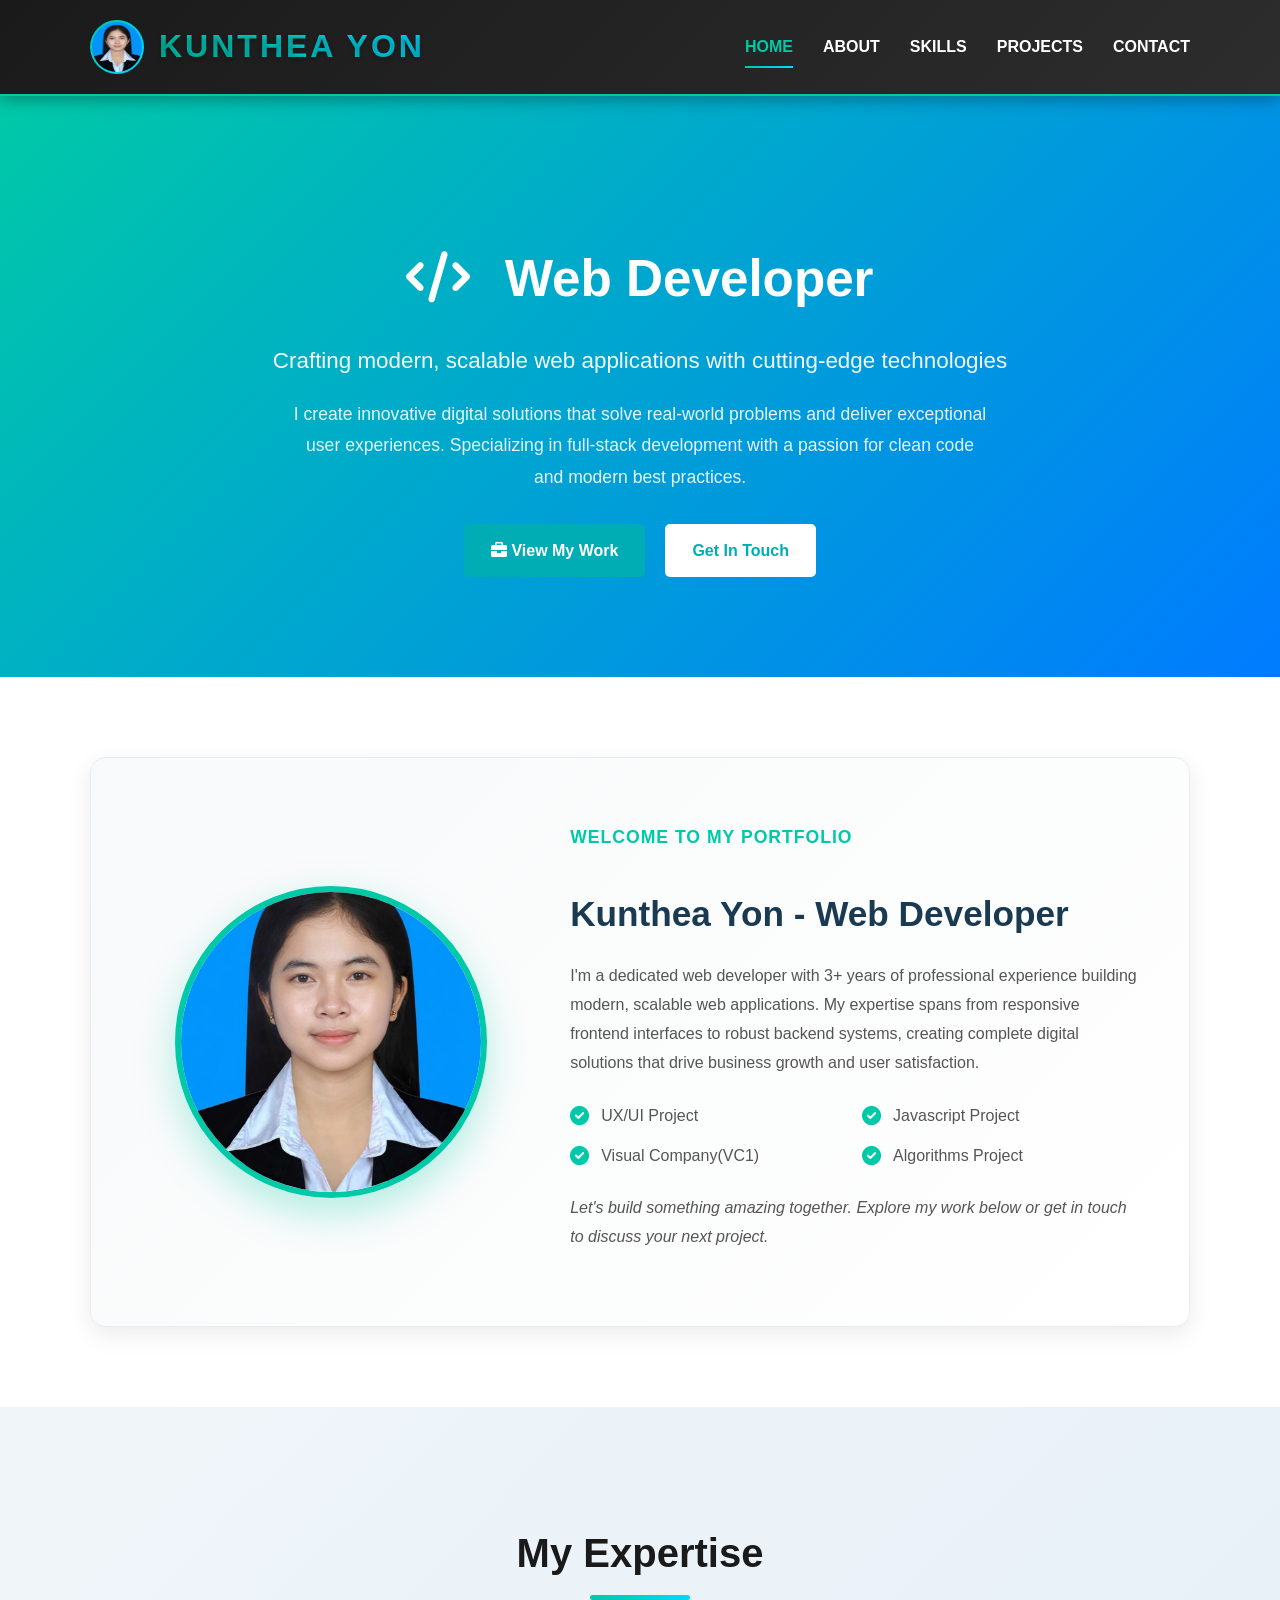
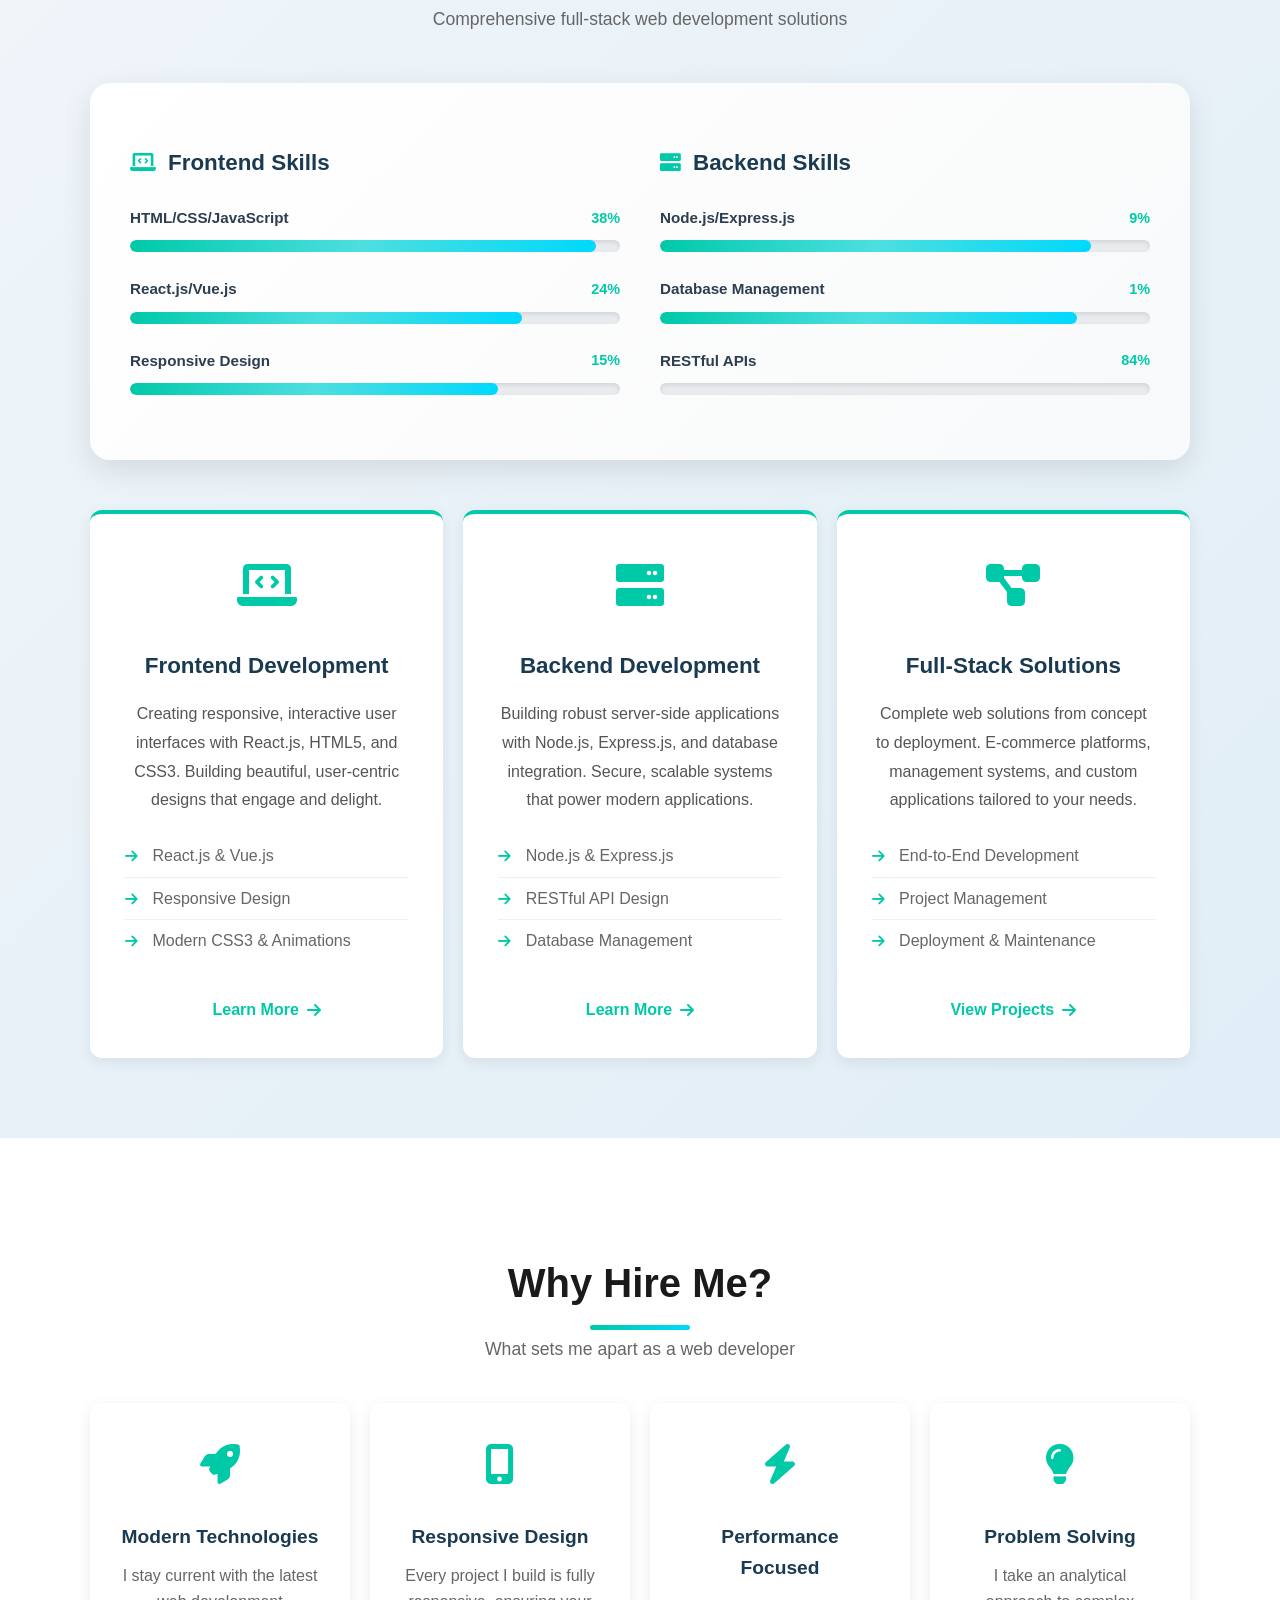
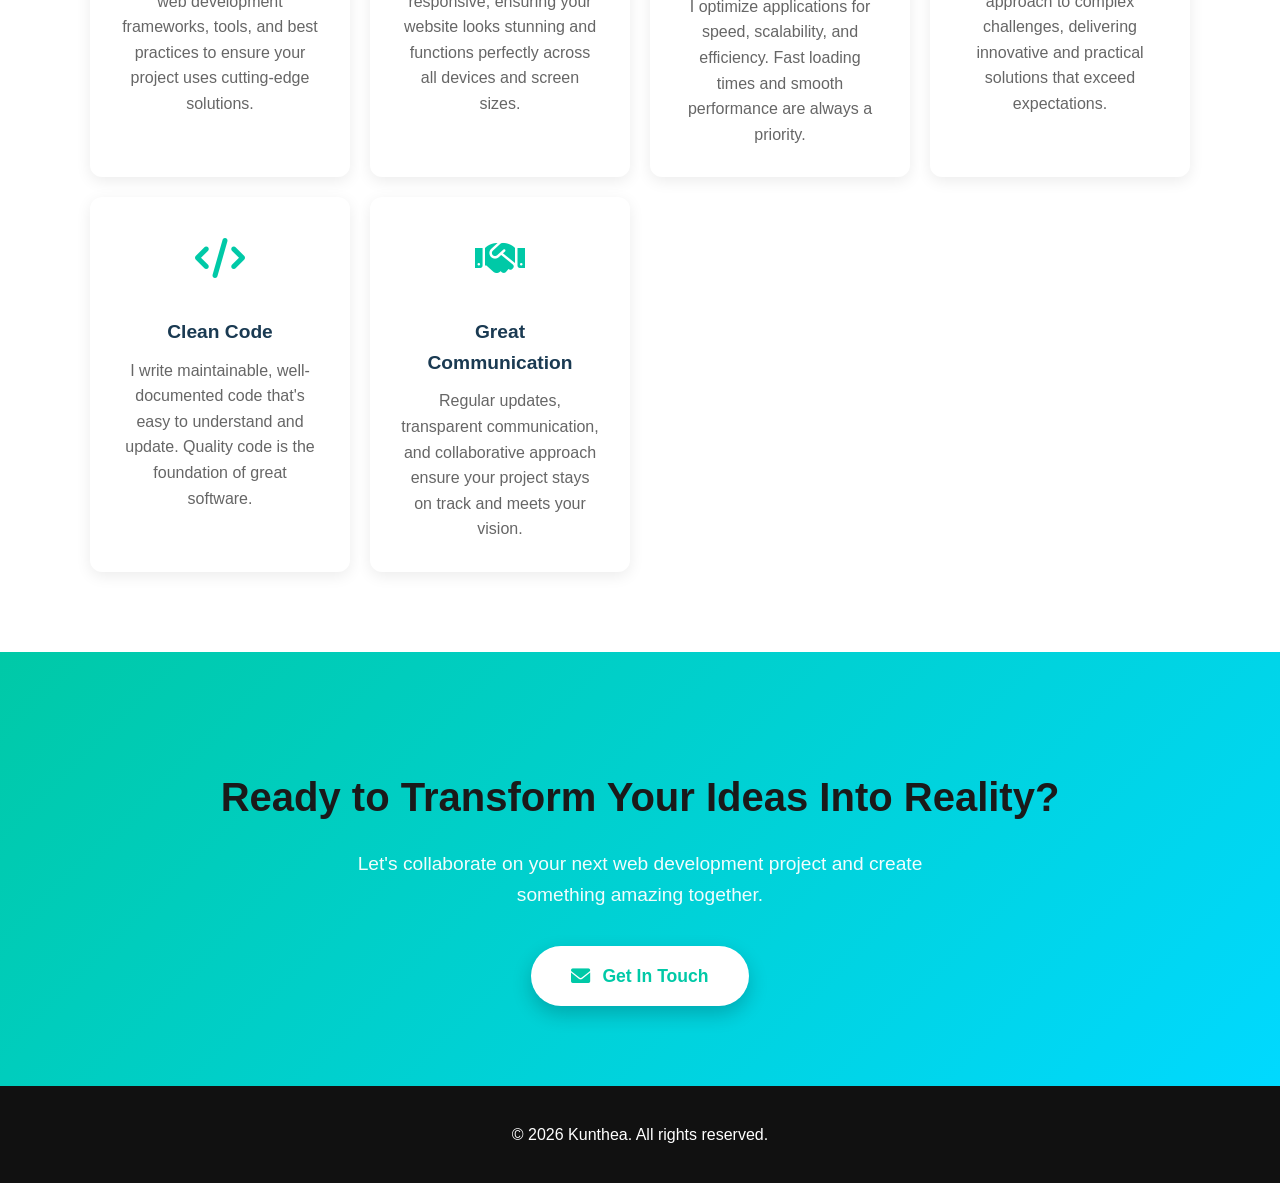
<file: index.html>
<!DOCTYPE html>
<html lang="en" style="scroll-behavior: smooth;">

<head>
    <meta charset="UTF-8">
    <meta name="viewport" content="width=device-width, initial-scale=1.0">
    <meta name="description"
        content="Kunthea Yon - Full-Stack Web Developer. Specializing in modern web applications, responsive design, and full-stack development.">
    <meta name="keywords" content="web developer, full-stack, React, Node.js, portfolio">
    <title>Kunthea Yon | Web Developer Portfolio</title>
    <link rel="stylesheet" href="main.css">
    <link href="https://cdnjs.cloudflare.com/ajax/libs/font-awesome/6.0.0/css/all.min.css" rel="stylesheet">
</head>

<body>

    <header class="header">
        <div class="container nav">
            <div class="logo">
                <a href="index.html">
                    <img src="picture/pic2.jpg" alt="Kunthea Logo" class="logo-icon">
                    <span class="logo-text">KUNTHEA YON</span>
                </a>
            </div>
            <nav>
                <a href="index.html" class="active">HOME</a>
                <a href="about.html">ABOUT</a>
                <a href="skills.html">SKILLS</a>
                <a href="projects.html">PROJECTS</a>
                <a href="contact.html">CONTACT</a>
            </nav>
        </div>
    </header>

    <section class="hero">
        <div class="container">
            <div class="hero-content">
                <h1><i class="fas fa-code"></i> Web Developer</h1>
                <p class="hero-subtitle">Crafting modern, scalable web applications with cutting-edge technologies</p>
                <p class="hero-description">
                    I create innovative digital solutions that solve real-world problems and deliver exceptional user
                    experiences.
                    Specializing in full-stack development with a passion for clean code and modern best practices.
                </p>
                <div class="hero-buttons">
                    <a href="projects.html" class="hero-btn primary">
                        <i class="fas fa-briefcase"></i> View My Work
                    </a>
                    <a href="contact.html" class="hero-btn secondary">Get In Touch</a>
                </div>
            </div>
        </div>
    </section>

    <section class="section intro-section">
        <div class="container">
            <div class="intro-card">
                <div class="intro-image">
                    <img src="picture/pic2.jpg" alt="Kunthea Yon" class="intro-pic">
                </div>
                <div class="intro-content">
                    <h2>Welcome to My Portfolio</h2>
                    <h3>Kunthea Yon - Web Developer</h3>
                    <p>
                        I'm a dedicated web developer with 3+ years of professional experience building modern, scalable
                        web applications.
                        My expertise spans from responsive frontend interfaces to robust backend systems, creating
                        complete digital solutions
                        that drive business growth and user satisfaction.
                    </p>
                    <div class="intro-highlights">
                        <div class="highlight-item">
                            <i class="fas fa-check-circle"></i>
                            <span>UX/UI Project</span>
                        </div>
                        <div class="highlight-item">
                            <i class="fas fa-check-circle"></i>
                            <span>Javascript Project</span>
                        </div>
                        <div class="highlight-item">
                            <i class="fas fa-check-circle"></i>
                            <span>Visual Company(VC1)</span>
                        </div>
                        <div class="highlight-item">
                            <i class="fas fa-check-circle"></i>
                            <span>Algorithms Project</span>
                        </div>
                    </div>
                    <p class="intro-cta">
                        Let's build something amazing together. Explore my work below or get in touch to discuss your
                        next project.
                    </p>
                </div>
            </div>
        </div>
    </section>

    <section class="section expertise-section">
        <div class="container">
            <h2 class="section-heading">My Expertise</h2>
            <p class="section-subtitle">Comprehensive full-stack web development solutions</p>

            <!-- Animated Skills Progress Bars -->
            <div class="skills-showcase">
                <div class="skills-category">
                    <h3><i class="fas fa-laptop-code"></i> Frontend Skills</h3>
                    <div class="skill-item">
                        <div class="skill-info">
                            <span class="skill-name">HTML/CSS/JavaScript</span>
                            <span class="skill-percentage">95%</span>
                        </div>
                        <div class="skill-bar">
                            <div class="skill-progress" data-progress="95"></div>
                        </div>
                    </div>
                    <div class="skill-item">
                        <div class="skill-info">
                            <span class="skill-name">React.js/Vue.js</span>
                            <span class="skill-percentage">80%</span>
                        </div>
                        <div class="skill-bar">
                            <div class="skill-progress" data-progress="80"></div>
                        </div>
                    </div>
                    <div class="skill-item">
                        <div class="skill-info">
                            <span class="skill-name">Responsive Design</span>
                            <span class="skill-percentage">75%</span>
                        </div>
                        <div class="skill-bar">
                            <div class="skill-progress" data-progress="75"></div>
                        </div>
                    </div>
                </div>

                <div class="skills-category">
                    <h3><i class="fas fa-server"></i> Backend Skills</h3>
                    <div class="skill-item">
                        <div class="skill-info">
                            <span class="skill-name">Node.js/Express.js</span>
                            <span class="skill-percentage">78%</span>
                        </div>
                        <div class="skill-bar">
                            <div class="skill-progress" data-progress="88"></div>
                        </div>
                    </div>
                    <div class="skill-item">
                        <div class="skill-info">
                            <span class="skill-name">Database Management</span>
                            <span class="skill-percentage">85%</span>
                        </div>
                        <div class="skill-bar">
                            <div class="skill-progress" data-progress="85"></div>
                        </div>
                    </div>
                    <div class="skill-item">
                        <div class="skill-info">
                            <span class="skill-name">RESTful APIs</span>
                            <span class="skill-percentage">84%</span>
                        </div>
                        <div class="skill-bar">
                            <div class="skill-progress" data-progress="84"></div>
                        </div>
                    </div>
                </div>
            </div>

            <div class="overview-grid">
                <div class="overview-card">
                    <div class="card-icon">
                        <i class="fas fa-laptop-code"></i>
                    </div>
                    <h3>Frontend Development</h3>
                    <p>Creating responsive, interactive user interfaces with React.js, HTML5, and CSS3. Building
                        beautiful, user-centric designs that engage and delight.</p>
                    <ul class="card-features">
                        <li><i class="fas fa-arrow-right"></i> React.js & Vue.js</li>
                        <li><i class="fas fa-arrow-right"></i> Responsive Design</li>
                        <li><i class="fas fa-arrow-right"></i> Modern CSS3 & Animations</li>
                    </ul>
                    <a href="skills.html" class="card-link">Learn More <i class="fas fa-arrow-right"></i></a>
                </div>
                <div class="overview-card">
                    <div class="card-icon">
                        <i class="fas fa-server"></i>
                    </div>
                    <h3>Backend Development</h3>
                    <p>Building robust server-side applications with Node.js, Express.js, and database integration.
                        Secure, scalable systems that power modern applications.</p>
                    <ul class="card-features">
                        <li><i class="fas fa-arrow-right"></i> Node.js & Express.js</li>
                        <li><i class="fas fa-arrow-right"></i> RESTful API Design</li>
                        <li><i class="fas fa-arrow-right"></i> Database Management</li>
                    </ul>
                    <a href="skills.html" class="card-link">Learn More <i class="fas fa-arrow-right"></i></a>
                </div>
                <div class="overview-card">
                    <div class="card-icon">
                        <i class="fas fa-project-diagram"></i>
                    </div>
                    <h3>Full-Stack Solutions</h3>
                    <p>Complete web solutions from concept to deployment. E-commerce platforms, management systems, and
                        custom applications tailored to your needs.</p>
                    <ul class="card-features">
                        <li><i class="fas fa-arrow-right"></i> End-to-End Development</li>
                        <li><i class="fas fa-arrow-right"></i> Project Management</li>
                        <li><i class="fas fa-arrow-right"></i> Deployment & Maintenance</li>
                    </ul>
                    <a href="projects.html" class="card-link">View Projects <i class="fas fa-arrow-right"></i></a>
                </div>
            </div>
        </div>
    </section>

    <section class="section benefits-section">
        <div class="container">
            <h2 class="section-heading">Why Hire Me?</h2>
            <p class="section-subtitle">What sets me apart as a web developer</p>
            <div class="features-grid">
                <div class="feature">
                    <div class="feature-icon">
                        <i class="fas fa-rocket"></i>
                    </div>
                    <h4>Modern Technologies</h4>
                    <p>I stay current with the latest web development frameworks, tools, and best practices to ensure
                        your project uses cutting-edge solutions.</p>
                </div>
                <div class="feature">
                    <div class="feature-icon">
                        <i class="fas fa-mobile-alt"></i>
                    </div>
                    <h4>Responsive Design</h4>
                    <p>Every project I build is fully responsive, ensuring your website looks stunning and functions
                        perfectly across all devices and screen sizes.</p>
                </div>
                <div class="feature">
                    <div class="feature-icon">
                        <i class="fas fa-bolt"></i>
                    </div>
                    <h4>Performance Focused</h4>
                    <p>I optimize applications for speed, scalability, and efficiency. Fast loading times and smooth
                        performance are always a priority.</p>
                </div>
                <div class="feature">
                    <div class="feature-icon">
                        <i class="fas fa-lightbulb"></i>
                    </div>
                    <h4>Problem Solving</h4>
                    <p>I take an analytical approach to complex challenges, delivering innovative and practical
                        solutions that exceed expectations.</p>
                </div>
                <div class="feature">
                    <div class="feature-icon">
                        <i class="fas fa-code"></i>
                    </div>
                    <h4>Clean Code</h4>
                    <p>I write maintainable, well-documented code that's easy to understand and update. Quality code is
                        the foundation of great software.</p>
                </div>
                <div class="feature">
                    <div class="feature-icon">
                        <i class="fas fa-handshake"></i>
                    </div>
                    <h4>Great Communication</h4>
                    <p>Regular updates, transparent communication, and collaborative approach ensure your project stays
                        on track and meets your vision.</p>
                </div>
            </div>
        </div>
    </section>

    <section class="section cta-section">
        <div class="container">
            <div class="cta-content">
                <h2>Ready to Transform Your Ideas Into Reality?</h2>
                <p>Let's collaborate on your next web development project and create something amazing together.</p>
                <a href="contact.html" class="cta-button">
                    <i class="fas fa-envelope"></i> Get In Touch
                </a>
            </div>
        </div>
    </section>

    <footer class="footer">
        <div class="container">
            <p>&copy; 2026 Kunthea. All rights reserved.</p>
            <!-- <nav>
                <a href="index.html">Home</a>
                <a href="about.html">About</a>
                <a href="skills.html">Skills</a>
                <a href="projects.html">Projects</a>
                <a href="contact.html">Contact</a>
            </nav> -->
        </div>
    </footer>

    <script src="script.js"></script>
</body>

</html>
</file>
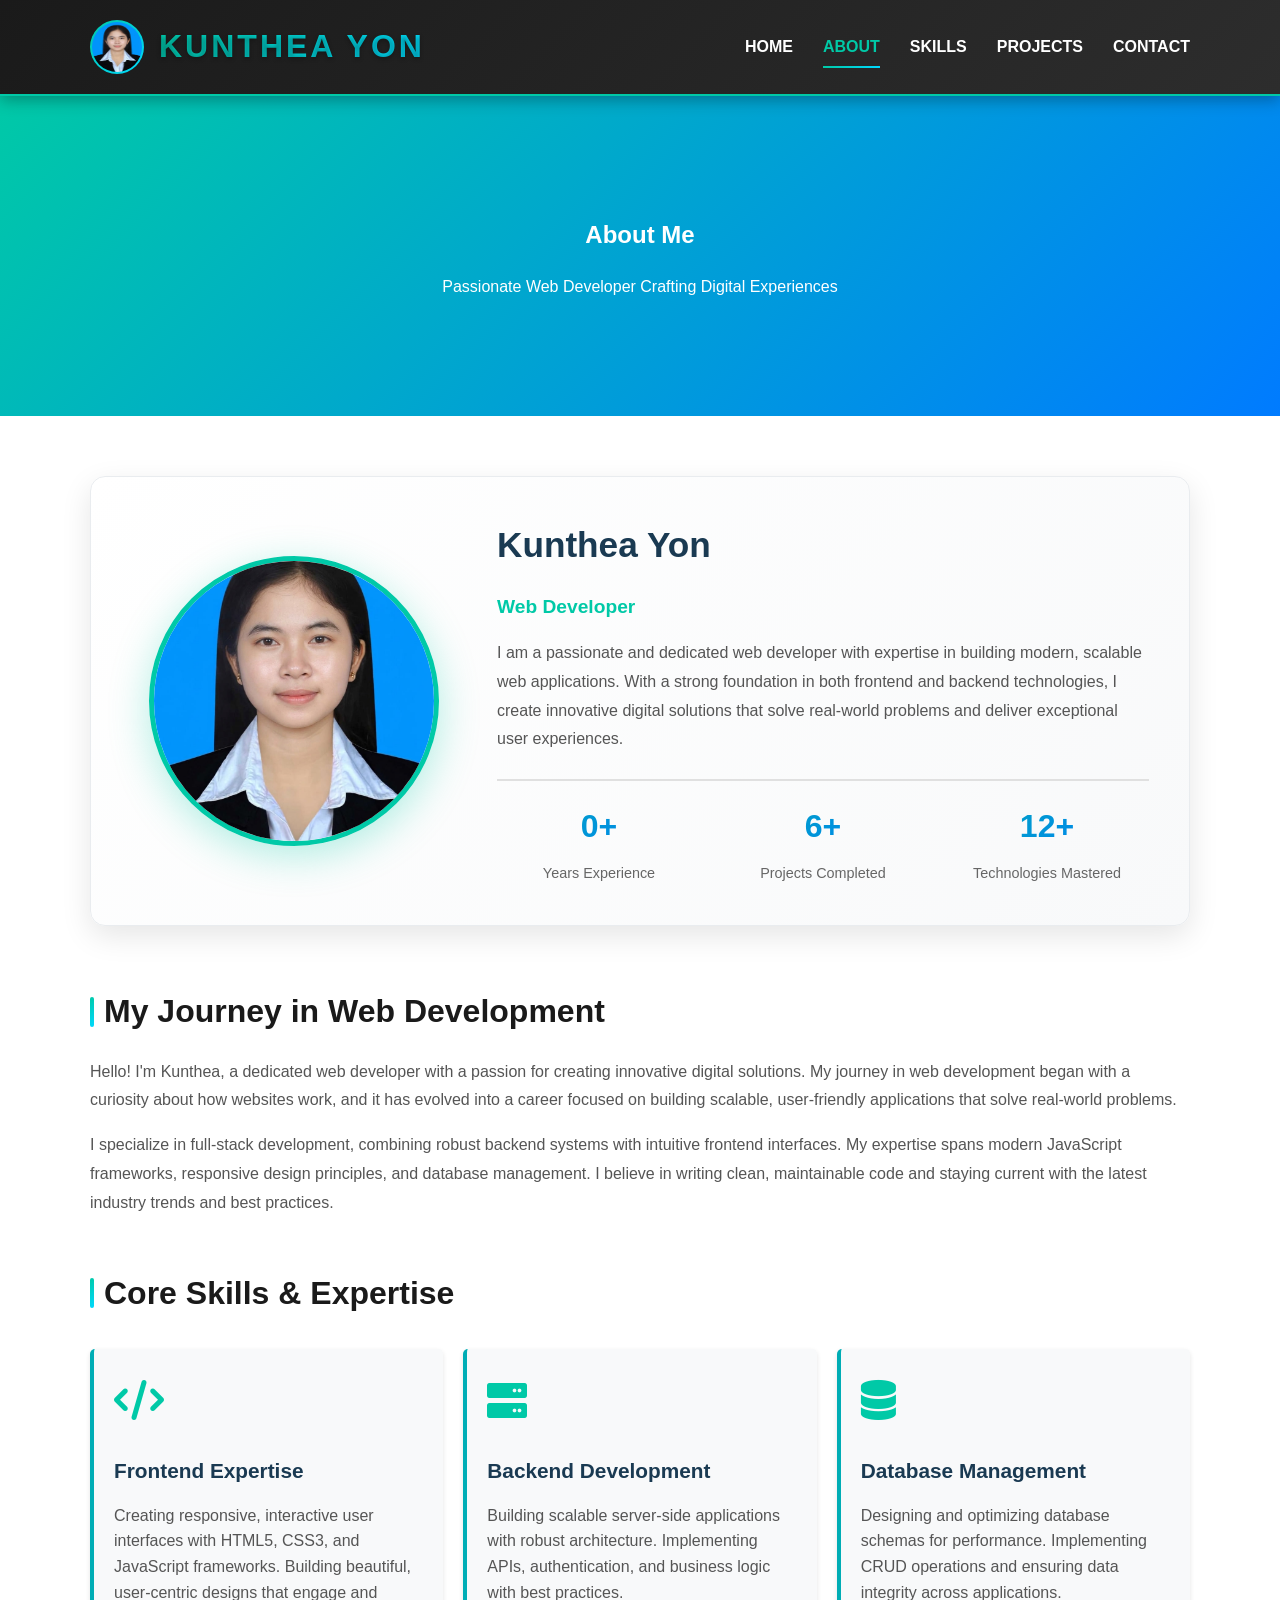
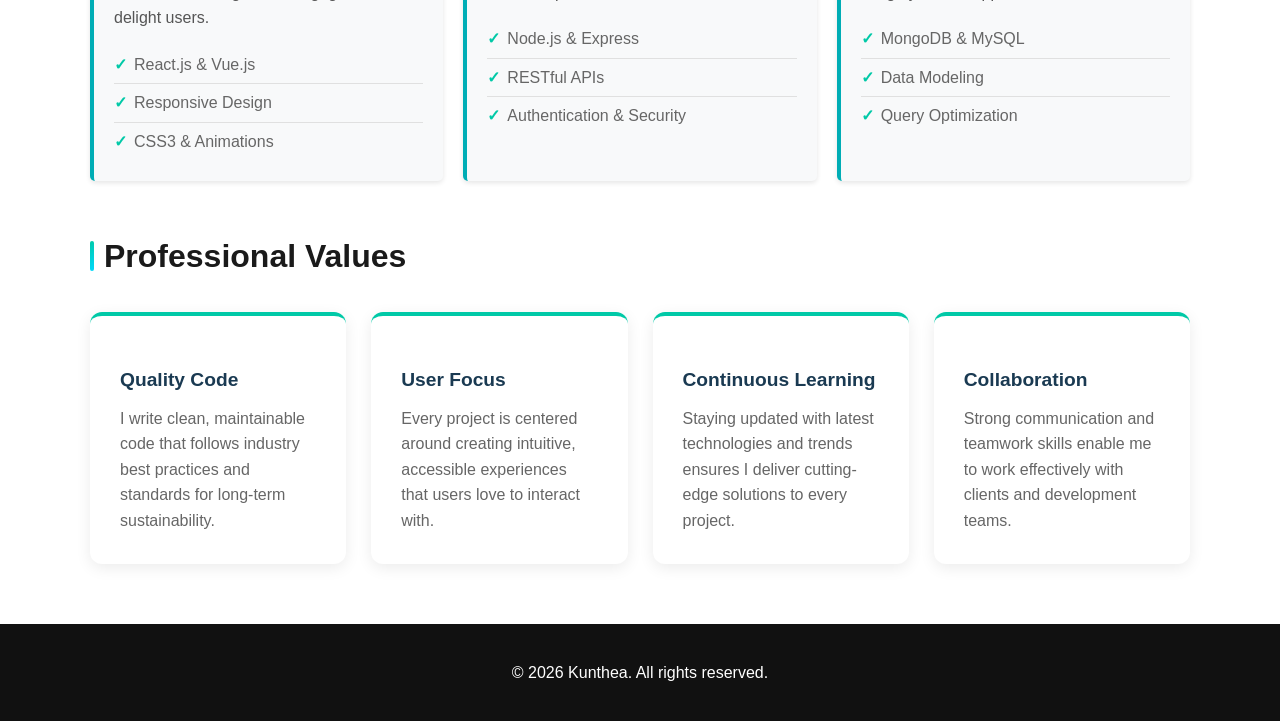
<file: about.html>
<!DOCTYPE html>
<html lang="en" style="scroll-behavior: smooth;">

<head>
    <meta charset="UTF-8">
    <meta name="viewport" content="width=device-width, initial-scale=1.0">
    <meta name="description"
        content="About Kunthea Yon - Full-Stack Web Developer with 3+ years of experience building modern, scalable web applications.">
    <title>About - Kunthea Yon | Web Developer Portfolio</title>
    <link rel="stylesheet" href="main.css">
    <link href="https://cdnjs.cloudflare.com/ajax/libs/font-awesome/6.0.0/css/all.min.css" rel="stylesheet">
</head>

<body>

    <header class="header">
        <div class="container nav">
            <div class="logo">
                <a href="index.html">
                    <img src="picture/pic2.jpg" alt="Kunthea Logo" class="logo-icon">
                    <span class="logo-text">KUNTHEA YON</span>
                </a>
            </div>
            <nav>
                <a href="index.html">HOME</a>
                <a href="about.html" class="active">ABOUT</a>
                <a href="skills.html">SKILLS</a>
                <a href="projects.html">PROJECTS</a>
                <a href="contact.html">CONTACT</a>
            </nav>
        </div>
    </header>

    <section class="hero">
        <div class="container">
            <h1>About Me</h1>
            <p>Passionate Web Developer Crafting Digital Experiences</p>
        </div>
    </section>

    <section class="section">
        <div class="container">
            <div class="profile-section">
                <div class="profile-card">
                    <div class="profile-image">
                        <img src="picture/pic2.jpg" alt="Kunthea Yon" class="profile-pic">
                    </div>
                    <div class="profile-info">
                        <h2>Kunthea Yon</h2>
                        <p class="profile-title">Web Developer</p>
                        <p class="profile-bio">
                            I am a passionate and dedicated web developer with expertise in building modern, scalable
                            web applications.
                            With a strong foundation in both frontend and backend technologies, I create innovative
                            digital solutions
                            that solve real-world problems and deliver exceptional user experiences.
                        </p>
                        <div class="profile-stats">
                            <div class="stat">
                                <span class="stat-number">0+</span>
                                <span class="stat-text">Years Experience</span>
                            </div>
                            <div class="stat">
                                <span class="stat-number">6+</span>
                                <span class="stat-text">Projects Completed</span>
                            </div>
                            <div class="stat">
                                <span class="stat-number">12+</span>
                                <span class="stat-text">Technologies Mastered</span>
                            </div>
                        </div>
                    </div>
                </div>
            </div>

            <h2 class="section-title">My Journey in Web Development</h2>
            <p class="journey-text">
                Hello! I'm Kunthea, a dedicated web developer with a passion for creating innovative digital solutions.
                My journey in web development began with a curiosity about how websites work, and it has evolved into
                a career focused on building scalable, user-friendly applications that solve real-world problems.
            </p>
            <p class="journey-text">
                I specialize in full-stack development, combining robust backend systems with intuitive frontend
                interfaces.
                My expertise spans modern JavaScript frameworks, responsive design principles, and database management.
                I believe in writing clean, maintainable code and staying current with the latest industry trends and
                best practices.
            </p>

            <h2 class="section-title">Core Skills & Expertise</h2>
            <div class="about-grid">
                <div class="about-card">
                    <div class="about-card-icon">
                        <i class="fas fa-code"></i>
                    </div>
                    <h3>Frontend Expertise</h3>
                    <p>Creating responsive, interactive user interfaces with HTML5, CSS3, and JavaScript frameworks.
                        Building beautiful, user-centric designs that engage and delight users.</p>
                    <ul class="skill-list">
                        <li>React.js & Vue.js</li>
                        <li>Responsive Design</li>
                        <li>CSS3 & Animations</li>
                    </ul>
                </div>
                <div class="about-card">
                    <div class="about-card-icon">
                        <i class="fas fa-server"></i>
                    </div>
                    <h3>Backend Development</h3>
                    <p>Building scalable server-side applications with robust architecture. Implementing APIs,
                        authentication, and business logic with best practices.</p>
                    <ul class="skill-list">
                        <li>Node.js & Express</li>
                        <li>RESTful APIs</li>
                        <li>Authentication & Security</li>
                    </ul>
                </div>
                <div class="about-card">
                    <div class="about-card-icon">
                        <i class="fas fa-database"></i>
                    </div>
                    <h3>Database Management</h3>
                    <p>Designing and optimizing database schemas for performance. Implementing CRUD operations and
                        ensuring data integrity across applications.</p>
                    <ul class="skill-list">
                        <li>MongoDB & MySQL</li>
                        <li>Data Modeling</li>
                        <li>Query Optimization</li>
                    </ul>
                </div>
            </div>

            <h2 class="section-title">Professional Values</h2>
            <div class="values-grid">
                <div class="value-card">
                    <h3>Quality Code</h3>
                    <p>I write clean, maintainable code that follows industry best practices and standards for long-term
                        sustainability.</p>
                </div>
                <div class="value-card">
                    <h3>User Focus</h3>
                    <p>Every project is centered around creating intuitive, accessible experiences that users love to
                        interact with.</p>
                </div>
                <div class="value-card">
                    <h3>Continuous Learning</h3>
                    <p>Staying updated with latest technologies and trends ensures I deliver cutting-edge solutions to
                        every project.</p>
                </div>
                <div class="value-card">
                    <h3>Collaboration</h3>
                    <p>Strong communication and teamwork skills enable me to work effectively with clients and
                        development teams.</p>
                </div>
            </div>
        </div>
    </section>

    <footer class="footer">
        <div class="container">
            <p>&copy; 2026 Kunthea. All rights reserved.</p>
            <!-- <nav>
                <a href="index.html">HOME</a>
                <a href="about.html" class="active">ABOUT</a>
                <a href="skills.html">SKILLS</a>
                <a href="projects.html">PROJECTS</a>
                <a href="contact.html">CONTACT</a>
            </nav> -->
        </div>
    </footer>

    <script src="script.js"></script>
</body>

</html>
</file>
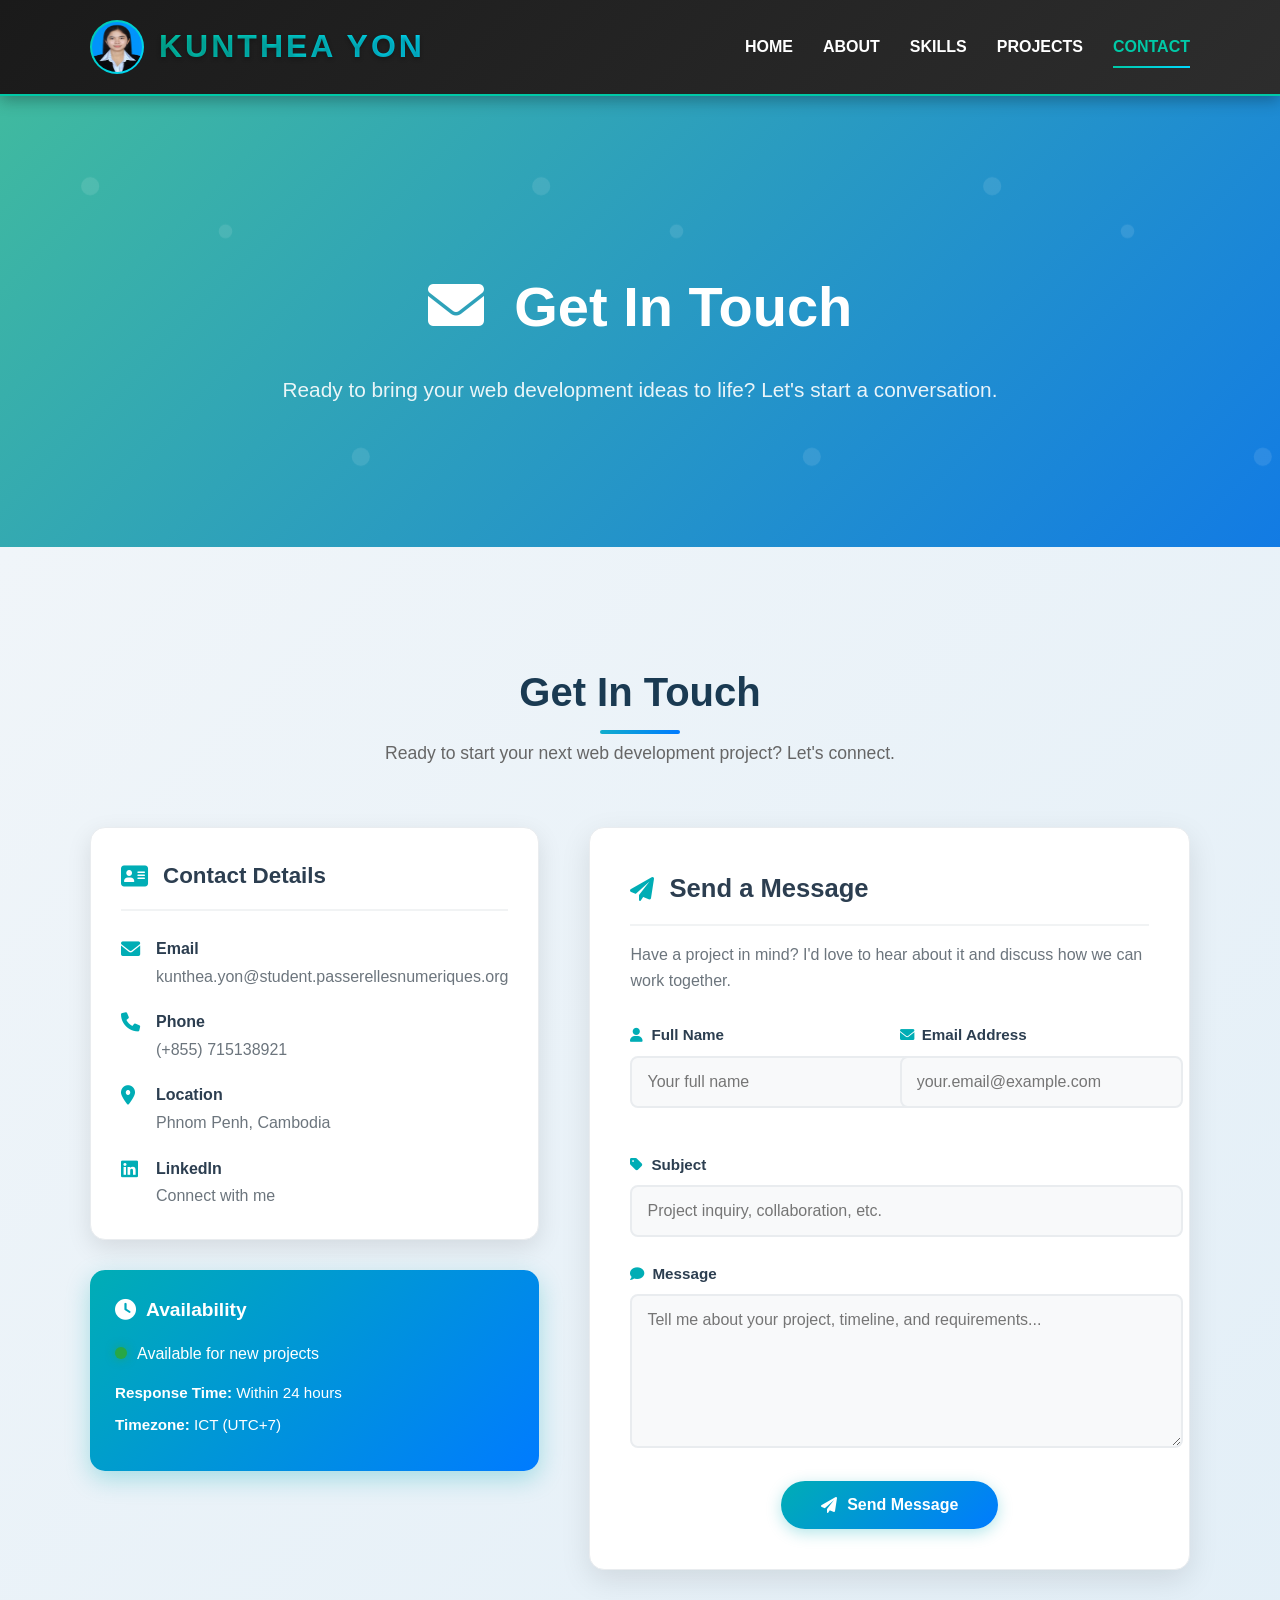
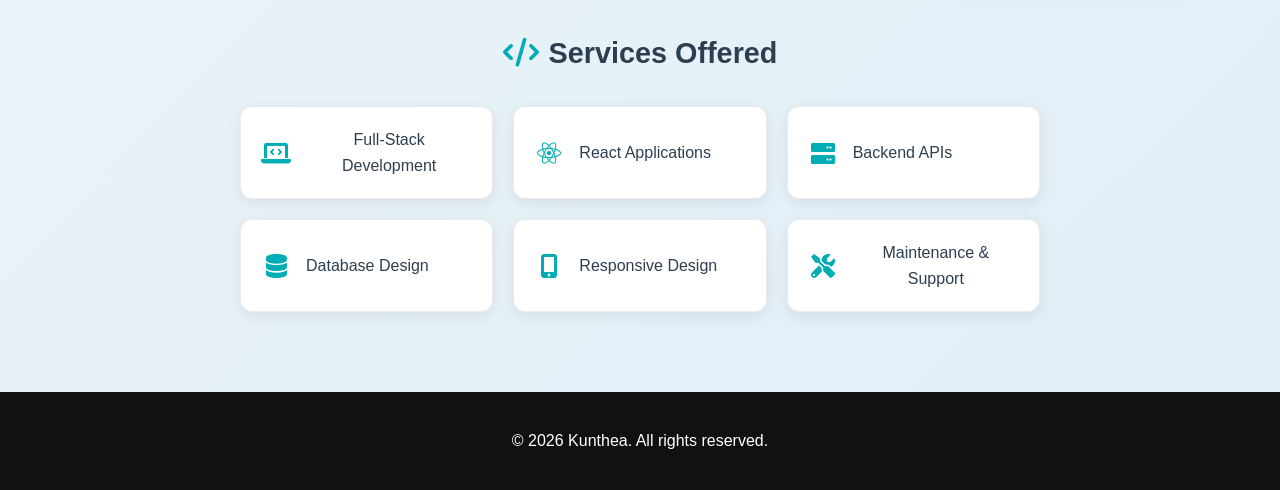
<file: contact.html>
<!DOCTYPE html>
<html lang="en" style="scroll-behavior: smooth;">

<head>
    <meta charset="UTF-8">
    <meta name="viewport" content="width=device-width, initial-scale=1.0">
    <meta name="description"
        content="Get in Touch - Contact Kunthea for web development projects, collaboration, and inquiries.">
    <title>Contact - Kunthea | Web Developer Portfolio</title>
    <link rel="stylesheet" href="main.css">
    <link href="https://cdnjs.cloudflare.com/ajax/libs/font-awesome/6.0.0/css/all.min.css" rel="stylesheet">
</head>

<body>

    <header class="header">
        <div class="container nav">
            <div class="logo">
                <a href="index.html">
                    <img src="picture/pic2.jpg" alt="Kunthea Logo" class="logo-icon">
                    <span class="logo-text">KUNTHEA YON</span>
                </a>
            </div>
            <nav>
                <a href="index.html">HOME</a>
                <a href="about.html">ABOUT</a>
                <a href="skills.html">SKILLS</a>
                <a href="projects.html">PROJECTS</a>
                <a href="contact.html" class="active">CONTACT</a>
            </nav>
        </div>
    </header>

    <section class="hero hero-contact">
        <div class="container">
            <h1><i class="fas fa-envelope"></i> Get In Touch</h1>
            <p>Ready to bring your web development ideas to life? Let's start a conversation.</p>
        </div>
    </section>

    <section class="section contact-section">
        <div class="container">
            <div class="section-header">
                <h2>Get In Touch</h2>
                <p class="section-subtitle">Ready to start your next web development project? Let's connect.</p>
            </div>

            <div class="contact-main">
                <div class="contact-info-section">
                    <div class="contact-info-card">
                        <div class="contact-info-header">
                            <i class="fas fa-address-card"></i>
                            <h3>Contact Details</h3>
                        </div>
                        <div class="contact-details">
                            <div class="contact-detail">
                                <i class="fas fa-envelope"></i>
                                <div>
                                    <strong>Email</strong>
                                    <a
                                        href="mailto:kunthea.yon@student.passerellesnumeriques.org">kunthea.yon@student.passerellesnumeriques.org</a>
                                </div>
                            </div>
                            <div class="contact-detail">
                                <i class="fas fa-phone"></i>
                                <div>
                                    <strong>Phone</strong>
                                    <a href="tel:+855715138921">(+855) 715138921</a>
                                </div>
                            </div>
                            <div class="contact-detail">
                                <i class="fas fa-map-marker-alt"></i>
                                <div>
                                    <strong>Location</strong>
                                    <span>Phnom Penh, Cambodia</span>
                                </div>
                            </div>
                            <div class="contact-detail">
                                <i class="fab fa-linkedin"></i>
                                <div>
                                    <strong>LinkedIn</strong>
                                    <a href="https://www.linkedin.com/in/kunthea-yon-392b58370/" target="_blank">Connect
                                        with me</a>
                                </div>
                            </div>
                        </div>
                    </div>

                    <div class="availability-info">
                        <div class="availability-header">
                            <i class="fas fa-clock"></i>
                            <h4>Availability</h4>
                        </div>
                        <div class="availability-status">
                            <span class="status-dot available"></span>
                            <span>Available for new projects</span>
                        </div>
                        <p><strong>Response Time:</strong> Within 24 hours</p>
                        <p><strong>Timezone:</strong> ICT (UTC+7)</p>
                    </div>
                </div>

                <div class="contact-form-section">
                    <div class="contact-form-card">
                        <div class="form-header">
                            <i class="fas fa-paper-plane"></i>
                            <h3>Send a Message</h3>
                        </div>
                        <p>Have a project in mind? I'd love to hear about it and discuss how we can work together.</p>

                        <form class="contact-form" action="#" method="post">
                            <div class="form-row">
                                <div class="form-group">
                                    <label for="name">
                                        <i class="fas fa-user"></i> Full Name
                                    </label>
                                    <input type="text" id="name" name="name" placeholder="Your full name" required>
                                </div>
                                <div class="form-group">
                                    <label for="email">
                                        <i class="fas fa-envelope"></i> Email Address
                                    </label>
                                    <input type="email" id="email" name="email" placeholder="your.email@example.com"
                                        required>
                                </div>
                            </div>

                            <div class="form-group">
                                <label for="subject">
                                    <i class="fas fa-tag"></i> Subject
                                </label>
                                <input type="text" id="subject" name="subject"
                                    placeholder="Project inquiry, collaboration, etc." required>
                            </div>

                            <div class="form-group">
                                <label for="message">
                                    <i class="fas fa-comment"></i> Message
                                </label>
                                <textarea id="message" name="message" rows="5"
                                    placeholder="Tell me about your project, timeline, and requirements..."
                                    required></textarea>
                            </div>

                            <button type="submit" class="submit-btn">
                                <i class="fas fa-paper-plane"></i> Send Message
                            </button>
                        </form>
                    </div>
                </div>
            </div>

            <div class="services-overview">
                <h3><i class="fas fa-code"></i> Services Offered</h3>
                <div class="services-grid">
                    <div class="service-item">
                        <i class="fas fa-laptop-code"></i>
                        <span>Full-Stack Development</span>
                    </div>
                    <div class="service-item">
                        <i class="fab fa-react"></i>
                        <span>React Applications</span>
                    </div>
                    <div class="service-item">
                        <i class="fas fa-server"></i>
                        <span>Backend APIs</span>
                    </div>
                    <div class="service-item">
                        <i class="fas fa-database"></i>
                        <span>Database Design</span>
                    </div>
                    <div class="service-item">
                        <i class="fas fa-mobile-alt"></i>
                        <span>Responsive Design</span>
                    </div>
                    <div class="service-item">
                        <i class="fas fa-tools"></i>
                        <span>Maintenance & Support</span>
                    </div>
                </div>
            </div>
        </div>
    </section>

    <footer class="footer">
        <div class="container">
            <p>&copy; 2026 Kunthea. All rights reserved.</p>
            <!-- <nav>
                <a href="index.html">HOME</a>
                <a href="about.html">ABOUT</a>
                <a href="skills.html">SKILLS</a>
                <a href="projects.html">PROJECTS</a>
                <a href="contact.html" class="active">CONTACT</a>
            </nav> -->
        </div>
    </footer>

    <script src="script.js"></script>
</body>

</html>
</file>
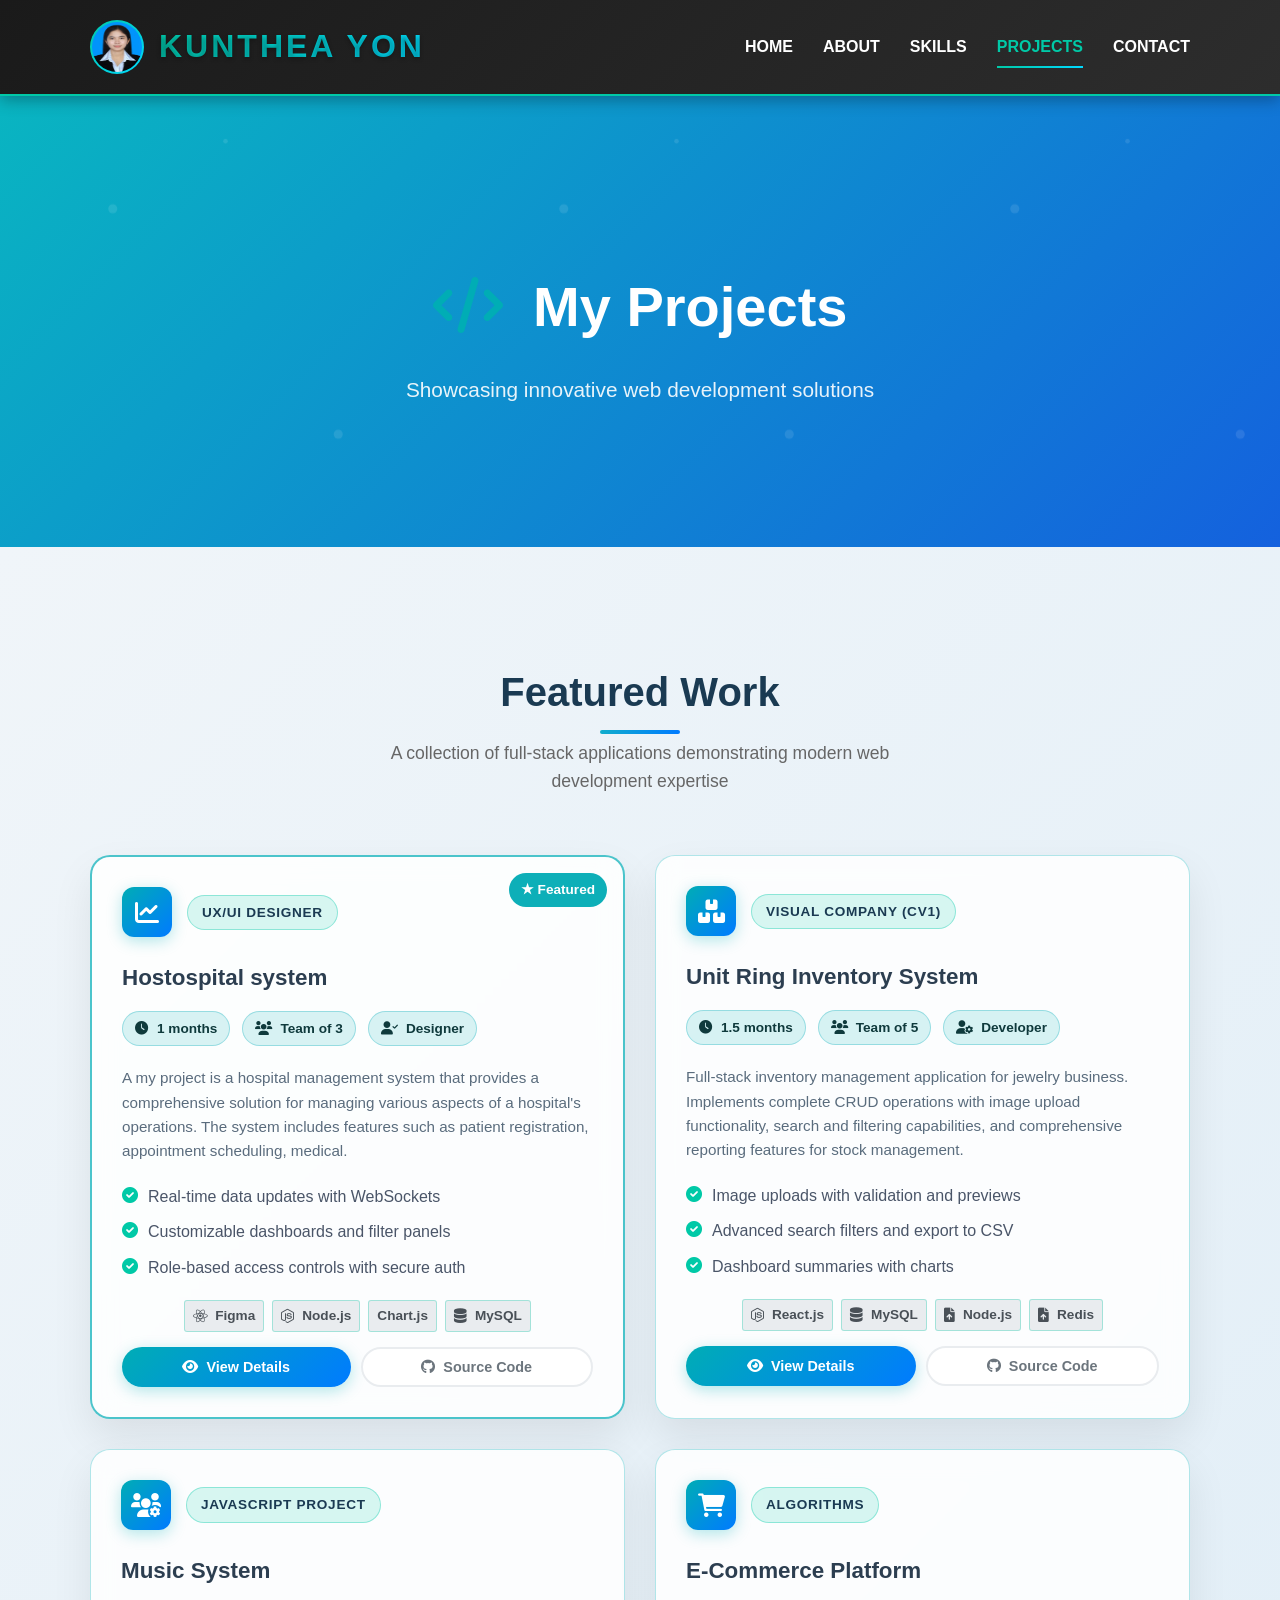
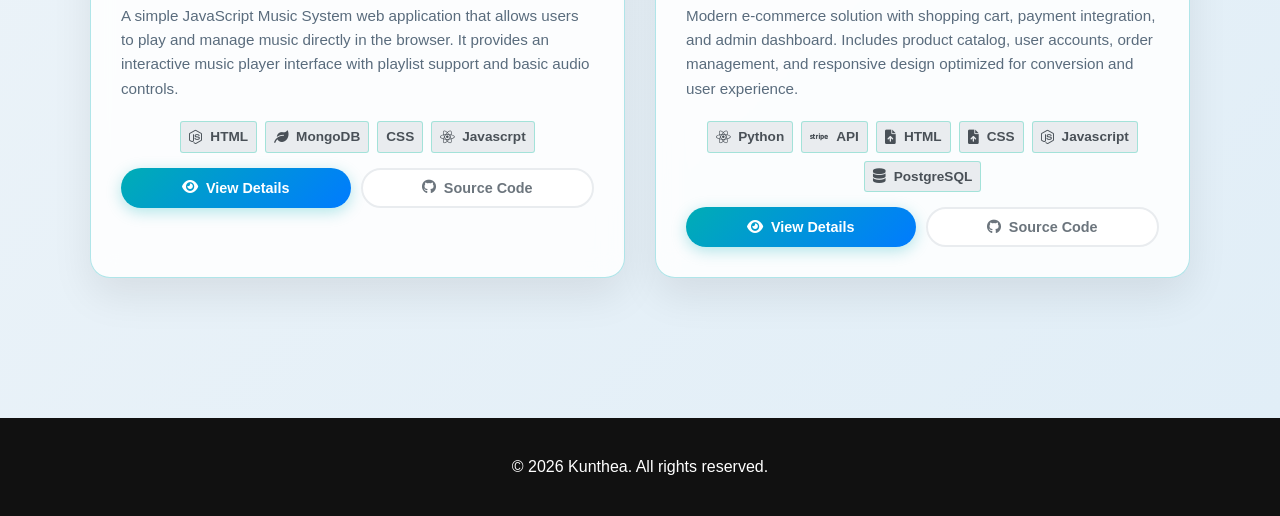
<file: projects.html>
<!DOCTYPE html>
<html lang="en" style="scroll-behavior: smooth;">

<head>
    <meta charset="UTF-8">
    <meta name="viewport" content="width=device-width, initial-scale=1.0">
    <meta name="description"
        content="Featured Projects - Full-stack web applications showcasing modern development expertise and innovative solutions.">
    <title>Projects - Kunthea | Web Developer Portfolio</title>
    <link rel="stylesheet" href="main.css">
    <link href="https://cdnjs.cloudflare.com/ajax/libs/font-awesome/6.0.0/css/all.min.css" rel="stylesheet">
</head>

<body>

    <header class="header">
        <div class="container nav">
            <div class="logo">
                <a href="index.html">
                    <img src="picture/pic2.jpg" alt="Kunthea Logo" class="logo-icon">
                    <span class="logo-text">KUNTHEA YON</span>
                </a>
            </div>
            <nav>
                <a href="index.html">HOME</a>
                <a href="about.html">ABOUT</a>
                <a href="skills.html">SKILLS</a>
                <a href="projects.html" class="active">PROJECTS</a>
                <a href="contact.html">CONTACT</a>
            </nav>
        </div>
    </header>

    <section class="hero hero-projects">
        <div class="container">
            <h1><i class="fas fa-code"></i> My Projects</h1>
            <p>Showcasing innovative web development solutions</p>
        </div>
    </section>

    <section class="section projects-section">
        <div class="container">
            <div class="section-header">
                <h2>Featured Work</h2>
                <p class="section-subtitle">A collection of full-stack applications demonstrating modern web development
                    expertise</p>
            </div>

            <div class="projects-grid">
                <div class="project-card featured">
                    <div class="project-header">
                        <div class="project-icon">
                            <i class="fas fa-chart-line"></i>
                        </div>
                        <div class="project-category">UX/UI Designer</div>
                    </div>
                    <h3>Hostospital system</h3>
                    <div class="project-meta">
                        <span class="meta-item"><i class="fas fa-clock"></i> 1 months</span>
                        <span class="meta-item"><i class="fas fa-users"></i> Team of 3</span>
                        <span class="meta-item"><i class="fas fa-user-check"></i> Designer</span>
                    </div>
                    <p>
                        A my project is a hospital management system that provides a comprehensive solution for managing
                        various aspects of a hospital's operations.
                        The system includes features such as patient registration, appointment scheduling, medical.
                    </p>
                    <ul class="project-highlights">
                        <li><i class="fas fa-check-circle"></i> Real-time data updates with WebSockets</li>
                        <li><i class="fas fa-check-circle"></i> Customizable dashboards and filter panels</li>
                        <li><i class="fas fa-check-circle"></i> Role-based access controls with secure auth</li>
                    </ul>
                    <div class="tech-stack">
                        <span class="tech"><i class="fab fa-react"></i> Figma</span>
                        <span class="tech"><i class="fab fa-node-js"></i> Node.js</span>
                        <span class="tech">Chart.js</span>
                        <span class="tech"><i class="fas fa-database"></i> MySQL</span>
                    </div>
                    <div class="project-links">
                        <button class="btn-primary" onclick="projectAlert('Dashboard Management System')">
                            <i class="fas fa-eye"></i> View Details
                        </button>
                        <button class="btn-secondary">
                            <i class="fab fa-github"></i> Source Code
                        </button>
                    </div>
                </div>

                <div class="project-card">
                    <div class="project-header">
                        <div class="project-icon">
                            <i class="fas fa-boxes"></i>
                        </div>
                        <div class="project-category">Visual Company (CV1)</div>
                    </div>
                    <h3>Unit Ring Inventory System</h3>
                    <div class="project-meta">
                        <span class="meta-item"><i class="fas fa-clock"></i> 1.5 months</span>
                        <span class="meta-item"><i class="fas fa-users"></i> Team of 5</span>
                        <span class="meta-item"><i class="fas fa-user-cog"></i> Developer</span>
                    </div>
                    <p>
                        Full-stack inventory management application for jewelry business. Implements complete CRUD
                        operations with image upload functionality, search and filtering capabilities, and
                        comprehensive reporting features for stock management.
                    </p>
                    <ul class="project-highlights">
                        <li><i class="fas fa-check-circle"></i> Image uploads with validation and previews</li>
                        <li><i class="fas fa-check-circle"></i> Advanced search filters and export to CSV</li>
                        <li><i class="fas fa-check-circle"></i> Dashboard summaries with charts</li>
                    </ul>
                    <div class="tech-stack">
                        <span class="tech"><i class="fab fa-node-js"></i> React.js</span>
                        <span class="tech"><i class="fas fa-database"></i> MySQL</span>
                        <span class="tech"><i class="fas fa-file-upload"></i> Node.js</span>
                        <span class="tech"><i class="fas fa-file-upload"></i> Redis</span>

                    </div>
                    <div class="project-links">
                        <button class="btn-primary" onclick="projectAlert('Ring Inventory System')">
                            <i class="fas fa-eye"></i> View Details
                        </button>
                        <button class="btn-secondary">
                            <i class="fab fa-github"></i> Source Code
                        </button>
                    </div>
                </div>

                <div class="project-card">
                    <div class="project-header">
                        <div class="project-icon">
                            <i class="fas fa-users-cog"></i>
                        </div>
                        <div class="project-category">Javascript Project</div>
                    </div>
                    <h3>Music System</h3>
                    <p>
                        A simple JavaScript Music System web application that allows users to play and manage music directly in the browser. 
                        It provides an interactive music player interface with playlist support and basic audio controls.
                    </p>
                    <div class="tech-stack">
                        <span class="tech"><i class="fab fa-node-js"></i>HTML</span>
                        <span class="tech"><i class="fas fa-leaf"></i> MongoDB</span>
                        <span class="tech">CSS</span>
                        <span class="tech"><i class="fab fa-react"></i> Javascrpt</span>
                    </div>
                    <div class="project-links">
                        <button class="btn-primary" onclick="projectAlert('User Pair Management System')">
                            <i class="fas fa-eye"></i> View Details
                        </button>
                        <button class="btn-secondary">
                            <i class="fab fa-github"></i> Source Code
                        </button>
                    </div>
                </div>

                <div class="project-card">
                    <div class="project-header">
                        <div class="project-icon">
                            <i class="fas fa-shopping-cart"></i>
                        </div>
                        <div class="project-category">Algorithms</div>
                    </div>
                    <h3>E-Commerce Platform</h3>
                    <p>
                        Modern e-commerce solution with shopping cart, payment integration, and admin dashboard.
                        Includes product catalog, user accounts, order management, and responsive design optimized
                        for conversion and user experience.
                    </p>
                    <div class="tech-stack">
                        <span class="tech"><i class="fab fa-react"></i> Python</span>
                        <span class="tech"><i class="fab fa-stripe"></i> API</span>
                        <span class="tech"><i class="fas fa-file-upload"></i> HTML</span>
                        <span class="tech"><i class="fas fa-file-upload"></i> CSS</span>
                        <span class="tech"><i class="fab fa-node-js"></i> Javascript</span>
                        <span class="tech"><i class="fas fa-database"></i> PostgreSQL</span>
                    </div>
                    <div class="project-links">
                        <button class="btn-primary" onclick="projectAlert('E-Commerce Platform')">
                            <i class="fas fa-eye"></i> View Details
                        </button>
                        <button class="btn-secondary">
                            <i class="fab fa-github"></i> Source Code
                        </button>
                    </div>
                </div>
            </div>


        </div>
    </section>

    <footer class="footer">
        <div class="container">
            <p>&copy; 2026 Kunthea. All rights reserved.</p>
            <!-- <nav>
                <a href="index.html">HOME</a>
                <a href="about.html">ABOUT</a>
                <a href="skills.html">SKILLS</a>
                <a href="projects.html" class="active">PROJECTS</a>
                <a href="contact.html">CONTACT</a>
            </nav> -->
        </div>
    </footer>

    <script src="script.js"></script>
</body>

</html>
</file>
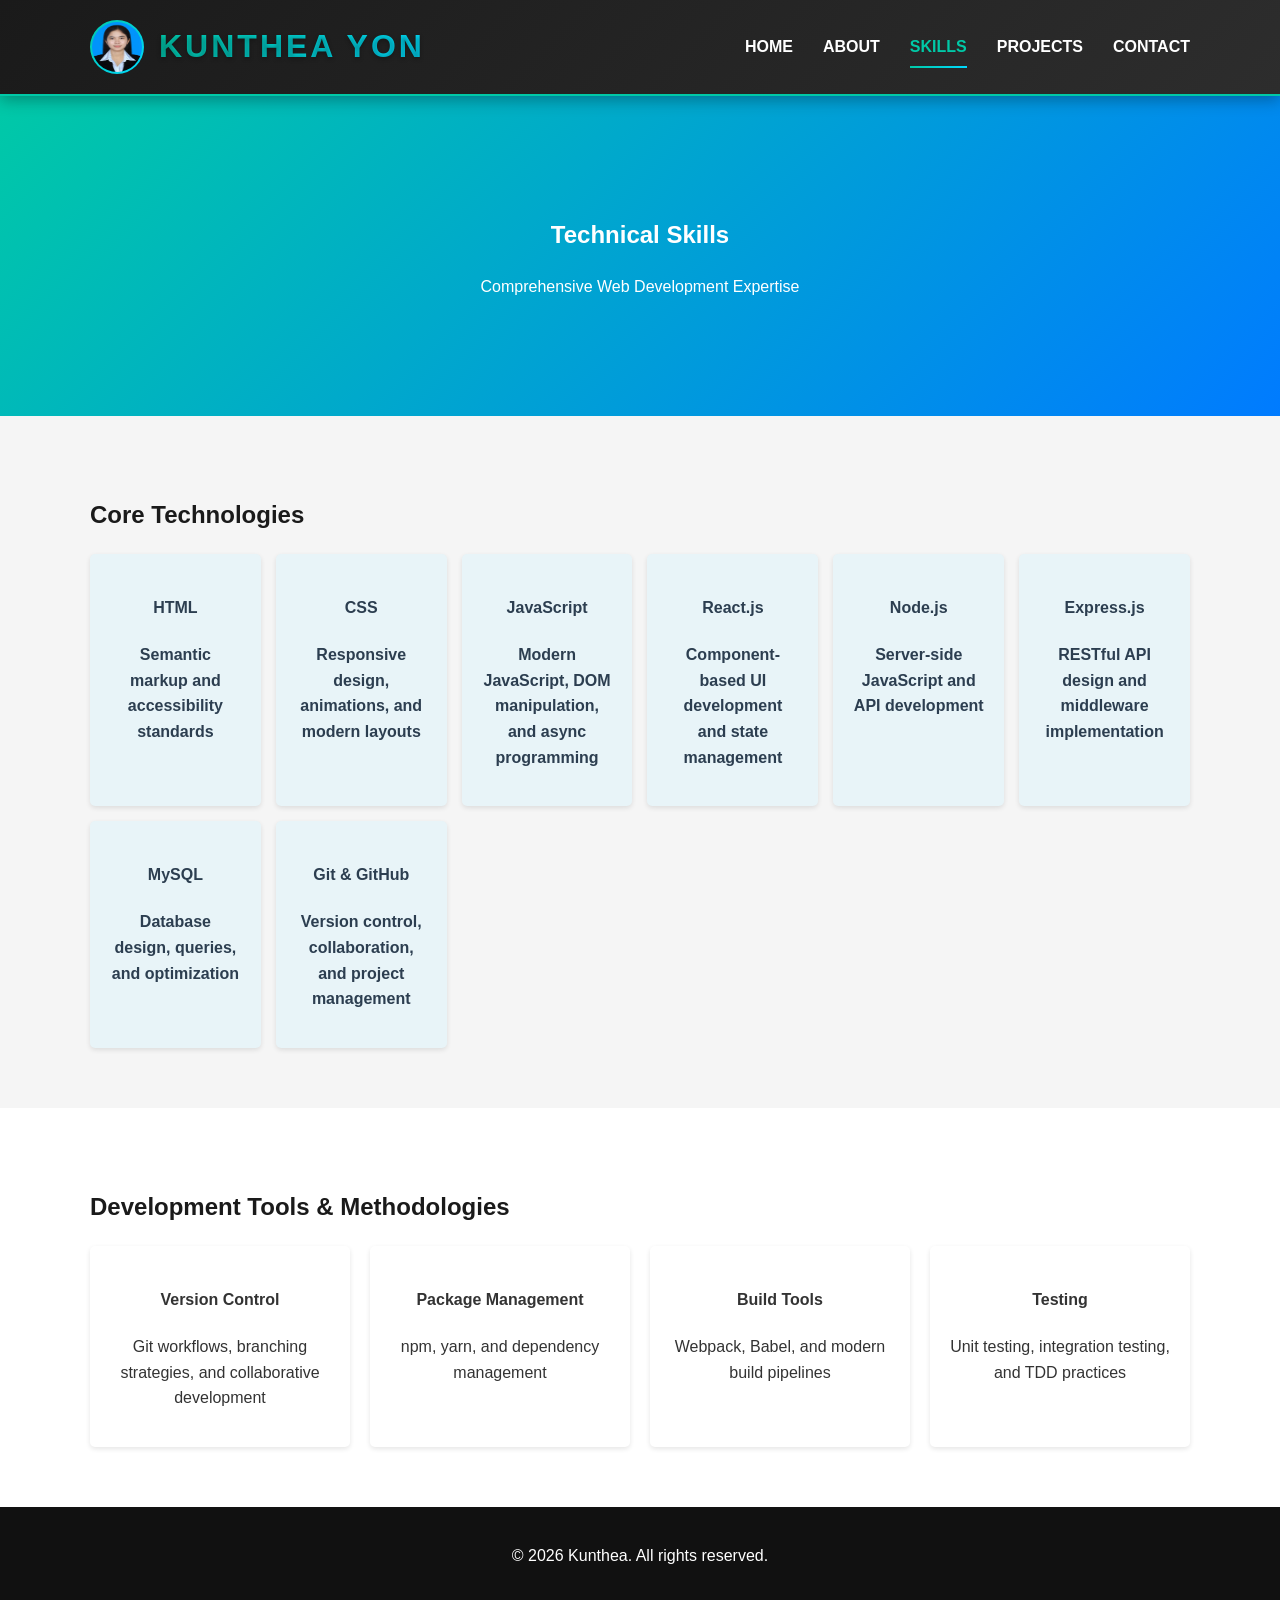
<file: skills.html>
<!DOCTYPE html>
<html lang="en" style="scroll-behavior: smooth;">

<head>
    <meta charset="UTF-8">
    <meta name="viewport" content="width=device-width, initial-scale=1.0">
    <meta name="description"
        content="Technical Skills - Comprehensive expertise in frontend, backend, and full-stack web development technologies.">
    <title>Skills - Kunthea | Web Developer Portfolio</title>
    <link rel="stylesheet" href="main.css">
    <link href="https://cdnjs.cloudflare.com/ajax/libs/font-awesome/6.0.0/css/all.min.css" rel="stylesheet">
</head>

<body>

    <header class="header">
        <div class="container nav">
            <div class="logo">
                <a href="index.html">
                    <img src="picture/pic2.jpg" alt="Kunthea Logo" class="logo-icon">
                    <span class="logo-text">KUNTHEA YON</span>
                </a>
            </div>
            <nav>
                <a href="index.html">HOME</a>
                <a href="about.html">ABOUT</a>
                <a href="skills.html" class="active">SKILLS</a>
                <a href="projects.html">PROJECTS</a>
                <a href="contact.html">CONTACT</a>
            </nav>
        </div>
    </header>

    <section class="hero">
        <div class="container">
            <h1>Technical Skills</h1>
            <p>Comprehensive Web Development Expertise</p>
        </div>
    </section>

    <section class="section gray">
        <div class="container">
            <h2>Core Technologies</h2>
            <div class="skills-grid">
                <div class="skill">
                    <h4>HTML</h4>
                    <p>Semantic markup and accessibility standards</p>
                </div>
                <div class="skill">
                    <h4>CSS</h4>
                    <p>Responsive design, animations, and modern layouts</p>
                </div>
                <div class="skill">
                    <h4>JavaScript</h4>
                    <p>Modern JavaScript, DOM manipulation, and async programming</p>
                </div>
                <div class="skill">
                    <h4>React.js</h4>
                    <p>Component-based UI development and state management</p>
                </div>
                <div class="skill">
                    <h4>Node.js</h4>
                    <p>Server-side JavaScript and API development</p>
                </div>
                <div class="skill">
                    <h4>Express.js</h4>
                    <p>RESTful API design and middleware implementation</p>
                </div>
                <div class="skill">
                    <h4>MySQL</h4>
                    <p>Database design, queries, and optimization</p>
                </div>
                <div class="skill">
                    <h4>Git & GitHub</h4>
                    <p>Version control, collaboration, and project management</p>
                </div>
            </div>
        </div>
    </section>

    <section class="section">
        <div class="container">
            <h2>Development Tools & Methodologies</h2>
            <div class="tools-grid">
                <div class="tool-card">
                    <h4>Version Control</h4>
                    <p>Git workflows, branching strategies, and collaborative development</p>
                </div>
                <div class="tool-card">
                    <h4>Package Management</h4>
                    <p>npm, yarn, and dependency management</p>
                </div>
                <div class="tool-card">
                    <h4>Build Tools</h4>
                    <p>Webpack, Babel, and modern build pipelines</p>
                </div>
                <div class="tool-card">
                    <h4>Testing</h4>
                    <p>Unit testing, integration testing, and TDD practices</p>
                </div>
            </div>
        </div>
    </section>

    <footer class="footer">
        <div class="container">
            <p>&copy; 2026 Kunthea. All rights reserved.</p>
            <!-- <nav>
                <a href="index.html">HOME</a>
                <a href="about.html">ABOUT</a>
                <a href="skills.html" class="active">SKILLS</a>
                <a href="projects.html">PROJECTS</a>
                <a href="contact.html">CONTACT</a>
            </nav> -->
        </div>
    </footer>

    <script src="script.js"></script>
</body>

</html>
</file>
<file: main.css>
body {
    font-family: Arial, Helvetica, sans-serif;
    margin: 0;
    line-height: 1.6;
    background: #ffffff;
    color: #333;
}

.container {
    width: 90%;
    max-width: 1100px;
    margin: auto;
}

.header {
    background: linear-gradient(135deg, #1a1a1a 0%, #2d2d2d 100%);
    color: white;
    padding: 20px 0;
    box-shadow: 0 4px 15px rgba(0, 0, 0, 0.3);
    position: sticky;
    top: 0;
    z-index: 1000;
    border-bottom: 2px solid #00c9a7;
}

.nav {
    display: flex;
    justify-content: space-between;
    align-items: center;
}

.logo {
    display: flex;
    align-items: center;
}

.logo a {
    display: flex;
    align-items: center;
    text-decoration: none;
    color: white;
    transition: all 0.3s ease;
}

.logo a:hover {
    transform: scale(1.05);
}

.logo-icon {
    width: 50px;
    height: 50px;
    margin-right: 15px;
    border-radius: 50%;
    background: linear-gradient(135deg, #00c9a7, #00d9ff);
    padding: 2px;
    display: flex;
    align-items: center;
    justify-content: center;
}

.logo-text {
    font-size: 2rem;
    font-weight: 800;
    color: white;
    letter-spacing: 3px;
    background: linear-gradient(135deg, #00c9a7, #00d9ff);
    -webkit-background-clip: text;
    -webkit-text-fill-color: transparent;
    background-clip: text;
    text-shadow: 0 2px 4px rgba(0, 0, 0, 0.3);
    transition: all 0.3s ease;
}

nav {
    display: flex;
    gap: 30px;
    align-items: center;
}

nav a {
    color: white;
    text-decoration: none;
    font-weight: 600;
    font-size: 1rem;
    transition: all 0.3s ease;
    position: relative;
    padding: 8px 0;
}

nav a::after {
    content: '';
    position: absolute;
    bottom: 0;
    left: 0;
    width: 0;
    height: 2px;
    background: linear-gradient(90deg, #00c9a7, #00d9ff);
    transition: width 0.3s ease;
}

nav a:hover {
    color: #00c9a7;
    transform: translateY(-2px);
    text-shadow: 0 2px 4px rgba(0, 0, 0, 0.3);
}


nav a:hover::after {
    width: 100%;
}

nav a.active {
    color: #00c9a7;
}

nav a.active::after {
    width: 100%;
}

.hero {
    background: linear-gradient(135deg, #00c9a7 0%, #007bff 100%);
    color: white;
    text-align: center;
    padding: 100px 20px;
    position: relative;
    overflow: hidden;
}

.hero button {
    padding: 12px 20px;
    border: 2px solid white;
    background: #00adb5;
    color: white;
    border-radius: 5px;
    cursor: pointer;
    font-weight: bold;
    transition: background 0.3s;
}

.hero button:hover {
    background: white;
    color: #00adb5;
}

.section {
    padding: 60px 0;
}

.section h2 {
    color: #1a1a1a;
    margin-bottom: 20px;
}

.gray {
    background: #f5f5f5;
}

.skills-grid {
    display: grid;
    grid-template-columns: repeat(auto-fit, minmax(150px, 1fr));
    gap: 15px;
    margin-top: 20px;
}

.skill {
    background: #e8f4f8;
    color: #2c3e50;
    padding: 20px;
    border-radius: 5px;
    text-align: center;
    box-shadow: 0 2px 5px rgba(0, 0, 0, 0.1);
    font-weight: bold;
}

.hero-projects {
    background: linear-gradient(135deg, #09b5c1 0%, #1461de 100%);
    color: white;
    text-align: center;
    padding: 120px 20px;
    position: relative;
    overflow: hidden;
}

.hero-projects::before {
    content: '';
    position: absolute;
    top: 0;
    left: 0;
    right: 0;
    bottom: 0;
    background: url('data:image/svg+xml,<svg xmlns="http://www.w3.org/2000/svg" viewBox="0 0 100 100"><defs><pattern id="grain" width="100" height="100" patternUnits="userSpaceOnUse"><circle cx="25" cy="25" r="1" fill="white" opacity="0.1"/><circle cx="75" cy="75" r="1" fill="white" opacity="0.1"/><circle cx="50" cy="10" r="0.5" fill="white" opacity="0.1"/></pattern></defs><rect width="100" height="100" fill="url(%23grain)"/></svg>');
    pointer-events: none;
}

.hero-projects h1 {
    font-size: 3.5rem;
    margin-bottom: 1rem;
    position: relative;
    z-index: 1;
}

.hero-projects h1 i {
    margin-right: 15px;
    color: #00adb5;
}

.hero-projects p {
    font-size: 1.3rem;
    opacity: 0.9;
    position: relative;
    z-index: 1;
}

.projects-section {
    background: linear-gradient(135deg, #f0f5f9 0%, #e1eef7 100%);
    padding: 80px 0;
}

.section-header {
    text-align: center;
    margin-bottom: 60px;

}

.section-header h2 {
    font-size: 2.5rem;
    color: #1a3a52;
    margin-bottom: 15px;
    position: relative;
}

.section-header h2::after {
    content: '';
    position: absolute;
    bottom: -10px;
    left: 50%;
    transform: translateX(-50%);
    width: 80px;
    height: 4px;
    background: linear-gradient(90deg, #11adcc, #007bff);
    border-radius: 2px;
}

.section-subtitle {
    font-size: 1.1rem;
    color: #495057;
    max-width: 600px;
    margin: 0 auto;
    line-height: 1.6;
}

.projects-grid {
    display: grid;
    grid-template-columns: repeat(auto-fit, minmax(350px, 1fr));
    gap: 30px;
    margin-bottom: 60px;
}

.project-card {
    background: rgba(255, 255, 255, 0.85);
    border-radius: 20px;
    padding: 30px;
    box-shadow: 0 18px 40px rgba(0, 0, 0, 0.08);
    transition: all 0.3s ease;
    position: relative;
    overflow: hidden;
    border: 1px solid rgba(0, 171, 181, 0.3);
    backdrop-filter: blur(12px);
}

.project-card::before {
    content: '';
    position: absolute;
    top: 0;
    left: 0;
    width: 100%;
    height: 5px;
    background: linear-gradient(90deg, #00c9a7, #00d9ff);
    transform: scaleX(0);
    transform-origin: left;
    transition: transform 0.3s ease;
}

.project-card:hover {
    transform: translateY(-12px);
    box-shadow: 0 30px 60px rgba(0, 0, 0, 0.12);
}

.project-card:hover::before {
    transform: scaleX(1);
}

.project-card.featured {
    border: 2px solid rgba(0, 171, 181, 0.7);
}

.project-card.featured::after {
    content: '★ Featured';
    position: absolute;
    top: 16px;
    right: 16px;
    background: rgba(0, 171, 181, 0.95);
    color: white;
    padding: 6px 12px;
    border-radius: 22px;
    font-size: 0.85rem;
    font-weight: 700;
}

.project-header {
    display: flex;
    align-items: center;
    margin-bottom: 20px;
}

.project-icon {
    width: 50px;
    height: 50px;
    background: linear-gradient(135deg, #00adb5, #007bff);
    border-radius: 12px;
    display: flex;
    align-items: center;
    justify-content: center;
    color: white;
    font-size: 1.5rem;
    margin-right: 15px;
    box-shadow: 0 4px 15px rgba(0, 171, 181, 0.3);
}

.project-category {
    background: rgba(0, 201, 167, 0.15);
    color: #1a3a52;
    padding: 6px 14px;
    border-radius: 999px;
    font-size: 0.85rem;
    font-weight: 700;
    text-transform: uppercase;
    letter-spacing: 0.7px;
    border: 1px solid rgba(0, 201, 167, 0.35);
}

.project-card h3 {
    color: #2c3e50;
    margin-bottom: 15px;
    font-size: 1.4rem;
    font-weight: 600;
}

.project-card p {
    color: #5a6c7d;
    line-height: 1.6;
    margin-bottom: 20px;
    font-size: 0.95rem;
}

.tech-stack {
    display: flex;
    flex-wrap: wrap;
    gap: 8px;
    margin-bottom: 25px;
}

.project-meta {
    display: flex;
    flex-wrap: wrap;
    gap: 12px;
    margin: 15px 0 20px;
}

.meta-item {
    display: inline-flex;
    align-items: center;
    gap: 8px;
    padding: 6px 12px;
    background: rgba(0, 171, 181, 0.15);
    border-radius: 999px;
    border: 1px solid rgba(0, 171, 181, 0.3);
    color: #0f3a3c;
    font-weight: 600;
    font-size: 0.85rem;
}

.project-highlights {
    list-style: none;
    padding: 0;
    margin: 0 0 20px;
}

.project-highlights li {
    display: flex;
    align-items: flex-start;
    gap: 10px;
    margin-bottom: 10px;
    color: #4a5568;
}

.project-highlights li i {
    color: #00c9a7;
    margin-top: 3px;
}

.tech {
    background: rgba(0, 201, 167, 0.14);
    color: #0f3a3c;
    padding: 8px 14px;
    border-radius: 999px;
    font-size: 0.85rem;
    font-weight: 600;
    display: flex;
    align-items: center;
    gap: 8px;
    border: 1px solid rgba(0, 201, 167, 0.3);
    transition: all 0.2s ease;
}

.tech:hover {
    background: rgba(0, 201, 167, 0.35);
    color: #063536;
    transform: translateY(-2px);
}

.tech i {
    font-size: 0.9rem;
}

.project-links {
    display: flex;
    gap: 10px;
    flex-wrap: wrap;
}

.btn-primary,
.btn-secondary {
    padding: 10px 20px;
    border: none;
    border-radius: 25px;
    cursor: pointer;
    font-weight: 600;
    font-size: 0.9rem;
    transition: all 0.3s ease;
    display: flex;
    align-items: center;
    gap: 8px;
    text-decoration: none;
    justify-content: center;
    flex: 1;
    min-width: 120px;
}

.btn-primary {
    background: linear-gradient(135deg, #00adb5, #007bff);
    color: white;
    box-shadow: 0 4px 15px rgba(0, 171, 181, 0.3);
}

.btn-primary:hover {
    transform: translateY(-2px);
    box-shadow: 0 6px 20px rgba(0, 171, 181, 0.4);
}

.btn-secondary {
    background: white;
    color: #6c757d;
    border: 2px solid #e9ecef;
}

.btn-secondary:hover {
    background: #f8f9fa;
    border-color: #00adb5;
    color: #00adb5;
    transform: translateY(-2px);
}

.projects-stats {
    display: grid;
    grid-template-columns: repeat(auto-fit, minmax(200px, 1fr));
    gap: 30px;
    margin-top: 60px;
}

.stat-item {
    text-align: center;
    padding: 30px;
    background: white;
    border-radius: 15px;
    box-shadow: 0 8px 25px rgba(0, 0, 0, 0.1);
    border: 1px solid #e9ecef;
}

.stat-number {
    font-size: 3rem;
    font-weight: 700;
    color: #00adb5;
    margin-bottom: 10px;
    background: linear-gradient(135deg, #00adb5, #007bff);
    -webkit-background-clip: text;
    -webkit-text-fill-color: transparent;
    background-clip: text;
}

.stat-label {
    color: #6c757d;
    font-size: 1rem;
    font-weight: 500;
    text-transform: uppercase;
    letter-spacing: 1px;
}

@media (max-width: 768px) {
    .hero-projects h1 {
        font-size: 2.5rem;
    }

    .projects-grid {
        grid-template-columns: 1fr;
        gap: 20px;
    }

    .project-links {
        flex-direction: column;
    }

    .btn-primary,
    .btn-secondary {
        min-width: auto;
    }

    .projects-stats {
        grid-template-columns: repeat(2, 1fr);
        gap: 20px;
    }

    .profile-card {
        grid-template-columns: 1fr;
        gap: 30px;
        padding: 30px 20px;
    }

    .profile-pic {
        width: 220px;
        height: 220px;
    }

    .profile-info h2 {
        font-size: 1.8rem;
    }

    .profile-stats {
        grid-template-columns: repeat(3, 1fr);
        gap: 15px;
    }

    .about-grid {
        grid-template-columns: 1fr;
    }

    .values-grid {
        grid-template-columns: 1fr;
    }

    .section-title {
        font-size: 1.5rem;
    }
}

.footer {
    background: #111;
    color: white;
    padding: 20px 0;
    text-align: center;
}

.footer nav {
    margin-top: 10px;
}

.footer nav a {
    color: #00adb5;
    margin: 0 10px;
    text-decoration: none;
}

.footer nav a:hover {
    color: white;
}

.about-grid {
    display: grid;
    grid-template-columns: repeat(auto-fit, minmax(300px, 1fr));
    gap: 20px;
    margin-top: 30px;
}

.about-card {
    background: #f8f9fa;
    padding: 20px;
    border-radius: 5px;
    box-shadow: 0 2px 5px rgba(0, 0, 0, 0.1);
    border-left: 4px solid #00adb5;
    transition: all 0.3s ease;
}

.about-card:hover {
    transform: translateY(-5px);
    box-shadow: 0 8px 20px rgba(0, 0, 0, 0.15);
}

.about-card-icon {
    font-size: 2.5rem;
    color: #00c9a7;
    margin-bottom: 15px;
    display: block;
}

.about-card h3 {
    color: #1a3a52;
    margin-bottom: 10px;
    font-size: 1.3rem;
}

.about-card p {
    color: #555;
    margin-bottom: 15px;
    line-height: 1.6;
}

.skill-list {
    list-style: none;
    padding: 0;
    margin: 0;
}

.skill-list li {
    padding: 6px 0;
    color: #666;
    border-bottom: 1px solid #e0e0e0;
    padding-left: 20px;
    position: relative;
}

.skill-list li:last-child {
    border-bottom: none;
}

.skill-list li:before {
    content: '✓';
    position: absolute;
    left: 0;
    color: #00c9a7;
    font-weight: bold;
}

.profile-section {
    margin-bottom: 60px;
}

.profile-card {
    display: grid;
    grid-template-columns: 1fr 2fr;
    gap: 40px;
    background: linear-gradient(135deg, #ffffff 0%, #f8f9fa 100%);
    padding: 40px;
    border-radius: 15px;
    box-shadow: 0 10px 30px rgba(0, 0, 0, 0.1);
    align-items: center;
    border: 1px solid #e9ecef;
}

.profile-image {
    display: flex;
    justify-content: center;
    align-items: center;
}

.profile-pic {
    width: 280px;
    height: 280px;
    border-radius: 50%;
    object-fit: cover;
    border: 5px solid #00c9a7;
    box-shadow: 0 10px 40px rgba(0, 201, 167, 0.3);
}

.profile-info h2 {
    font-size: 2.2rem;
    color: #1a3a52;
    margin: 0 0 5px 0;
}

.profile-title {
    font-size: 1.2rem;
    color: #00c9a7;
    font-weight: 600;
    margin-bottom: 15px;
}

.profile-bio {
    color: #555;
    line-height: 1.8;
    margin-bottom: 25px;
    font-size: 1rem;
}

.profile-stats {
    display: grid;
    grid-template-columns: repeat(3, 1fr);
    gap: 20px;
    padding-top: 20px;
    border-top: 2px solid #e0e0e0;
}

.stat {
    text-align: center;
}

.stat-number {
    display: block;
    font-size: 2rem;
    font-weight: 700;
    color: #00c9a7;
}

.stat-text {
    display: block;
    color: #666;
    font-size: 0.9rem;
    margin-top: 5px;
}

.section-title {
    font-size: 2rem;
    color: #1a3a52;
    margin-top: 50px;
    margin-bottom: 25px;
    display: flex;
    align-items: center;
    gap: 10px;
}

.section-title::before {
    content: '';
    width: 4px;
    height: 30px;
    background: linear-gradient(135deg, #00c9a7, #00d9ff);
    border-radius: 2px;
}

.journey-text {
    color: #555;
    line-height: 1.8;
    margin-bottom: 15px;
    font-size: 1rem;
}

.values-grid {
    display: grid;
    grid-template-columns: repeat(auto-fit, minmax(250px, 1fr));
    gap: 25px;
    margin-top: 30px;
}

.value-card {
    background: white;
    padding: 30px;
    border-radius: 12px;
    box-shadow: 0 4px 15px rgba(0, 0, 0, 0.08);
    border-top: 4px solid #00c9a7;
    transition: all 0.3s ease;
}

.value-card:hover {
    transform: translateY(-8px);
    box-shadow: 0 10px 30px rgba(0, 0, 0, 0.12);
}

.value-card h3 {
    font-size: 1.2rem;
    color: #1a3a52;
    margin-bottom: 10px;
}

.value-card p {
    color: #666;
    line-height: 1.6;
    margin: 0;
}

.tools-grid {
    display: grid;
    grid-template-columns: repeat(auto-fit, minmax(250px, 1fr));
    gap: 20px;
    margin-top: 20px;
}

.tool-card {
    background: white;
    padding: 20px;
    border-radius: 5px;
    box-shadow: 0 2px 5px rgba(0, 0, 0, 0.1);
    text-align: center;
}

.tech-stack {
    display: flex;
    flex-wrap: wrap;
    gap: 8px;
    margin: 15px 0;
    justify-content: center;
}

.tech {
    background: #e9ecef;
    color: #495057;
    padding: 4px 8px;
    border-radius: 3px;
    font-size: 0.85em;
    font-weight: bold;
}

.hero-contact {
    background: linear-gradient(135deg, #40ba9f 0%, #127be4 100%);
    color: white;
    text-align: center;
    padding: 120px 20px;
    position: relative;
    overflow: hidden;
}

.hero-contact::before {
    content: '';
    position: absolute;
    top: 0;
    left: 0;
    right: 0;
    bottom: 0;
    background: url('data:image/svg+xml,<svg xmlns="http://www.w3.org/2000/svg" viewBox="0 0 100 100"><defs><pattern id="contactPattern" width="100" height="100" patternUnits="userSpaceOnUse"><circle cx="20" cy="20" r="2" fill="white" opacity="0.1"/><circle cx="80" cy="80" r="2" fill="white" opacity="0.1"/><circle cx="50" cy="30" r="1.5" fill="white" opacity="0.1"/></pattern></defs><rect width="100" height="100" fill="url(%23contactPattern)"/></svg>');
    pointer-events: none;
}

.hero-contact h1 {
    font-size: 3.5rem;
    margin-bottom: 1rem;
    position: relative;
    z-index: 1;
}

.hero-contact h1 i {
    margin-right: 15px;
    color: #ffffff;
}

.hero-contact p {
    font-size: 1.3rem;
    opacity: 0.9;
    position: relative;
    z-index: 1;
}

.contact-section {
    background: linear-gradient(135deg, #f0f5f9 0%, #e1eef7 100%);
    padding: 80px 0;
}

.contact-main {
    display: grid;
    grid-template-columns: 1fr 2fr;
    gap: 50px;
    margin-bottom: 60px;
}

.contact-info-section {
    display: flex;
    flex-direction: column;
    gap: 30px;
}

.contact-info-card {
    background: white;
    border-radius: 15px;
    padding: 30px;
    box-shadow: 0 8px 25px rgba(0, 0, 0, 0.1);
    border: 1px solid #e9ecef;
}

.contact-info-header {
    display: flex;
    align-items: center;
    gap: 15px;
    margin-bottom: 25px;
    padding-bottom: 15px;
    border-bottom: 2px solid #f1f3f4;
}

.contact-info-header i {
    font-size: 1.5rem;
    color: #00adb5;
}

.contact-info-header h3 {
    color: #2c3e50;
    margin: 0;
    font-size: 1.4rem;
    font-weight: 600;
}

.contact-details {
    display: flex;
    flex-direction: column;
    gap: 20px;
}

.contact-detail {
    display: flex;
    align-items: flex-start;
    gap: 15px;
}

.contact-detail i {
    color: #00adb5;
    font-size: 1.2rem;
    margin-top: 3px;
    min-width: 20px;
}

.contact-detail div {
    flex: 1;
}

.contact-detail strong {
    display: block;
    color: #2c3e50;
    font-weight: 600;
    margin-bottom: 2px;
}

.contact-detail a,
.contact-detail span {
    color: #6c757d;
    text-decoration: none;
    transition: color 0.3s ease;
}

.contact-detail a:hover {
    color: #00adb5;
}

.availability-info {
    background: linear-gradient(135deg, #00adb5, #007bff);
    color: white;
    border-radius: 15px;
    padding: 25px;
    box-shadow: 0 8px 25px rgba(0, 171, 181, 0.3);
}

.availability-header {
    display: flex;
    align-items: center;
    gap: 10px;
    margin-bottom: 15px;
}

.availability-header i {
    font-size: 1.3rem;
}

.availability-header h4 {
    margin: 0;
    font-size: 1.2rem;
    font-weight: 600;
}

.availability-status {
    display: flex;
    align-items: center;
    gap: 10px;
    margin-bottom: 15px;
    font-weight: 500;
}

.status-dot {
    width: 12px;
    height: 12px;
    border-radius: 50%;
    animation: pulse 2s infinite;
}

.status-dot.available {
    background: #28a745;
    box-shadow: 0 0 10px rgba(40, 167, 69, 0.6);
}

@keyframes pulse {
    0% {
        transform: scale(1);
    }

    50% {
        transform: scale(1.1);
    }

    100% {
        transform: scale(1);
    }
}

.availability-info p {
    margin: 8px 0;
    font-size: 0.95rem;
}

.contact-form-section {
    display: flex;
    justify-content: center;
}

.contact-form-card {
    background: white;
    border-radius: 15px;
    padding: 40px;
    box-shadow: 0 10px 30px rgba(0, 0, 0, 0.1);
    border: 1px solid #e9ecef;
    max-width: 600px;
    width: 100%;
}

.form-header {
    display: flex;
    align-items: center;
    gap: 15px;
    margin-bottom: 15px;
    padding-bottom: 15px;
    border-bottom: 2px solid #f1f3f4;
}

.form-header i {
    font-size: 1.5rem;
    color: #00adb5;
}

.form-header h3 {
    color: #2c3e50;
    margin: 0;
    font-size: 1.6rem;
    font-weight: 600;
}

.contact-form-card>p {
    color: #6c757d;
    margin-bottom: 30px;
    line-height: 1.6;
}

.form-row {
    display: grid;
    grid-template-columns: 1fr 1fr;
    gap: 20px;
    margin-bottom: 20px;
}

.form-group {
    margin-bottom: 25px;
}

.form-group label {
    display: flex;
    align-items: center;
    gap: 8px;
    margin-bottom: 8px;
    font-weight: 600;
    color: #2c3e50;
    font-size: 0.95rem;
}

.form-group label i {
    color: #00adb5;
    font-size: 0.9rem;
}

.form-group input,
.form-group textarea {
    width: 100%;
    padding: 15px;
    border: 2px solid #e9ecef;
    border-radius: 8px;
    font-family: inherit;
    font-size: 1rem;
    transition: all 0.3s ease;
    background: #f8f9fa;
}

.form-group input:focus,
.form-group textarea:focus {
    outline: none;
    border-color: #00adb5;
    background: white;
    box-shadow: 0 0 0 3px rgba(0, 171, 181, 0.1);
}

.form-group textarea {
    resize: vertical;
    min-height: 120px;
}

.submit-btn {
    background: linear-gradient(135deg, #00adb5, #007bff);
    color: white;
    padding: 15px 40px;
    border: none;
    border-radius: 25px;
    cursor: pointer;
    font-weight: 600;
    font-size: 1rem;
    transition: all 0.3s ease;
    display: flex;
    align-items: center;
    gap: 10px;
    margin: 20px auto 0;
    box-shadow: 0 4px 15px rgba(0, 171, 181, 0.3);
}

.submit-btn:hover {
    transform: translateY(-2px);
    box-shadow: 0 8px 25px rgba(0, 171, 181, 0.4);
}

.services-overview {
    text-align: center;
    margin-top: 60px;
}

.services-overview h3 {
    color: #2c3e50;
    margin-bottom: 30px;
    font-size: 1.8rem;
    display: flex;
    align-items: center;
    justify-content: center;
    gap: 10px;
}

.services-overview h3 i {
    color: #00adb5;
}

.services-grid {
    display: grid;
    grid-template-columns: repeat(auto-fit, minmax(200px, 1fr));
    gap: 20px;
    max-width: 800px;
    margin: 0 auto;
}

.service-item {
    background: white;
    padding: 20px;
    border-radius: 12px;
    box-shadow: 0 4px 15px rgba(0, 0, 0, 0.08);
    display: flex;
    align-items: center;
    gap: 15px;
    transition: all 0.3s ease;
    border: 1px solid #e9ecef;
}

.service-item:hover {
    transform: translateY(-3px);
    box-shadow: 0 8px 25px rgba(0, 0, 0, 0.12);
}

.service-item i {
    color: #00adb5;
    font-size: 1.5rem;
    min-width: 30px;
}

.service-item span {
    color: #2c3e50;
    font-weight: 500;
}

@media (max-width: 1024px) {
    .contact-main {
        grid-template-columns: 1fr;
        gap: 40px;
    }

    .contact-form-section {
        order: -1;
    }
}

@media (max-width: 768px) {
    .contact-section {
        padding: 60px 0;
    }

    .contact-main {
        gap: 30px;
    }

    .contact-info-card,
    .contact-form-card {
        padding: 25px;
    }

    .form-row {
        grid-template-columns: 1fr;
        gap: 15px;
    }

    .services-grid {
        grid-template-columns: repeat(2, 1fr);
        gap: 15px;
    }

    .service-item {
        padding: 15px;
        flex-direction: column;
        text-align: center;
        gap: 10px;
    }
}

.overview-grid {
    display: grid;
    grid-template-columns: repeat(auto-fit, minmax(300px, 1fr));
    gap: 20px;
    margin-top: 30px;
}

.overview-card {
    background: white;
    padding: 35px;
    border-radius: 12px;
    box-shadow: 0 4px 15px rgba(0, 0, 0, 0.08);
    text-align: center;
    border-top: 4px solid #00c9a7;
    transition: all 0.3s ease;
    position: relative;
}

.overview-card:hover {
    transform: translateY(-10px);
    box-shadow: 0 12px 30px rgba(0, 171, 181, 0.2);
}

.card-icon {
    font-size: 3rem;
    color: #00c9a7;
    margin-bottom: 20px;
    display: block;
}

.overview-card h3 {
    color: #1a3a52;
    margin-bottom: 15px;
    font-size: 1.4rem;
}

.overview-card p {
    color: #555;
    line-height: 1.8;
    margin-bottom: 20px;
}

.card-features {
    list-style: none;
    padding: 0;
    margin: 20px 0;
    text-align: left;
}

.card-features li {
    padding: 8px 0;
    color: #666;
    border-bottom: 1px solid #f0f0f0;
}

.card-features li:last-child {
    border-bottom: none;
}

.card-features i {
    color: #00c9a7;
    margin-right: 10px;
    font-size: 0.9rem;
}

.card-link {
    display: inline-flex;
    align-items: center;
    gap: 8px;
    color: #00c9a7;
    text-decoration: none;
    font-weight: 600;
    margin-top: 15px;
    transition: all 0.3s ease;
}

.card-link:hover {
    color: #00adb5;
    gap: 12px;
}

.overview-card .learn-more {
    display: inline-block;
    margin-top: 15px;
    color: #007bff;
    text-decoration: none;
    font-weight: bold;
}

.overview-card .learn-more:hover {
    color: #0056b3;
}

.features-grid {
    display: grid;
    grid-template-columns: repeat(auto-fit, minmax(250px, 1fr));
    gap: 20px;
    margin-top: 30px;
}

.feature {
    text-align: center;
    padding: 30px;
    background: white;
    border-radius: 12px;
    transition: all 0.3s ease;
    box-shadow: 0 4px 15px rgba(0, 0, 0, 0.08);
}

.feature:hover {
    transform: translateY(-8px);
    box-shadow: 0 10px 30px rgba(0, 0, 0, 0.12);
}

.feature-icon {
    font-size: 2.5rem;
    color: #00c9a7;
    margin-bottom: 15px;
    display: block;
}

.feature h4 {
    color: #1a3a52;
    margin-bottom: 10px;
    font-size: 1.2rem;
}

.feature p {
    color: #666;
    line-height: 1.6;
    margin: 0;
}

.hero-buttons {
    display: flex;
    gap: 20px;
    justify-content: center;
    margin-top: 30px;
}

.hero-btn {
    padding: 12px 25px;
    border-radius: 5px;
    text-decoration: none;
    font-weight: bold;
    transition: all 0.3s;
}

.hero-btn.primary {
    background: #00adb5;
    color: white;
    border: 2px solid #00adb5;
}

.hero-btn.primary:hover {
    background: white;
    color: #00adb5;
}

.hero-btn.secondary {
    background: white;
    color: #00adb5;
    border: 2px solid white;
    padding: 12px 25px;
    font-weight: bold;
    text-decoration: none;
    border-radius: 5px;
    transition: all 0.3s ease;
}

.hero-btn.secondary:hover {
    background: #00adb5;
    color: white;
    border-color: #00adb5;
}

/* Home Page - Hero Content */
.hero-content h1 {
    font-size: 3.2rem;
    margin-bottom: 15px;
    color: white;
    font-weight: 700;
}

.hero-content h1 i {
    margin-right: 20px;
}

.hero-subtitle {
    font-size: 1.4rem;
    margin-bottom: 20px;
    opacity: 0.95;
}

.hero-description {
    font-size: 1.1rem;
    max-width: 700px;
    margin: 0 auto 30px;
    line-height: 1.8;
    opacity: 0.9;
}

/* Intro Section */
.intro-section {
    background: white;
    padding: 80px 0;
}

.intro-card {
    display: grid;
    grid-template-columns: 1fr 1.5fr;
    gap: 50px;
    align-items: center;
    background: linear-gradient(135deg, #f8f9fa 0%, #ffffff 100%);
    padding: 50px;
    border-radius: 15px;
    box-shadow: 0 8px 25px rgba(0, 0, 0, 0.08);
    border: 1px solid #e9ecef;
}

.intro-image {
    display: flex;
    justify-content: center;
}

.intro-pic {
    width: 300px;
    height: 300px;
    border-radius: 50%;
    object-fit: cover;
    border: 6px solid #00c9a7;
    box-shadow: 0 15px 40px rgba(0, 201, 167, 0.3);
}

.intro-content h2 {
    font-size: 1.1rem;
    color: #00c9a7;
    font-weight: 600;
    margin-bottom: 10px;
    text-transform: uppercase;
    letter-spacing: 1px;
}

.intro-content h3 {
    font-size: 2.2rem;
    color: #1a3a52;
    margin-bottom: 20px;
    font-weight: 700;
}

.intro-content p {
    color: #555;
    line-height: 1.8;
    margin-bottom: 25px;
    font-size: 1rem;
}

.intro-highlights {
    display: grid;
    grid-template-columns: 1fr 1fr;
    gap: 15px;
    margin-bottom: 25px;
}

.highlight-item {
    display: flex;
    align-items: center;
    gap: 12px;
    color: #555;
    font-weight: 500;
}

.highlight-item i {
    color: #00c9a7;
    font-size: 1.2rem;
}

.intro-cta {
    font-size: 1.05rem;
    color: #666;
    font-weight: 500;
    font-style: italic;
}

/* Expertise Section */
.expertise-section {
    background: linear-gradient(135deg, #f0f5f9 0%, #e1eef7 100%);
    padding: 80px 0;
}

.section-heading {
    text-align: center;
    font-size: 2.5rem;
    color: #1a3a52;
    margin-bottom: 15px;
    position: relative;
}

.section-heading::after {
    content: '';
    position: absolute;
    bottom: -15px;
    left: 50%;
    transform: translateX(-50%);
    width: 100px;
    height: 5px;
    background: linear-gradient(90deg, #00c9a7, #00d9ff);
    border-radius: 3px;
}

.section-subtitle {
    text-align: center;
    font-size: 1.1rem;
    color: #666;
    margin-bottom: 40px;
}

/* Benefits Section */
.benefits-section {
    padding: 80px 0;
}

/* CTA Section */
.cta-section {
    background: linear-gradient(135deg, #00c9a7 0%, #00d9ff 100%);
    color: white;
    padding: 80px 0;
    text-align: center;
}

.cta-content h2 {
    font-size: 2.5rem;
    margin-bottom: 20px;
    font-weight: 700;
}

.cta-content p {
    font-size: 1.2rem;
    margin-bottom: 35px;
    opacity: 0.95;
    max-width: 600px;
    margin-left: auto;
    margin-right: auto;
    line-height: 1.6;
}

.cta-button {
    display: inline-flex;
    align-items: center;
    gap: 12px;
    background: white;
    color: #00c9a7;
    padding: 16px 40px;
    border-radius: 30px;
    text-decoration: none;
    font-weight: 700;
    font-size: 1.1rem;
    transition: all 0.3s ease;
    box-shadow: 0 8px 20px rgba(0, 0, 0, 0.2);
}

.cta-button:hover {
    transform: translateY(-3px);
    box-shadow: 0 12px 30px rgba(0, 0, 0, 0.3);
}

.cta-button i {
    font-size: 1.2rem;
}

/* Responsive Design */
@media (max-width: 1024px) {
    .intro-card {
        grid-template-columns: 1fr;
        gap: 35px;
        padding: 40px;
    }

    .intro-pic {
        width: 250px;
        height: 250px;
    }

    .intro-highlights {
        grid-template-columns: 1fr;
    }
}

@media (max-width: 768px) {
    .hero-content h1 {
        font-size: 2.2rem;
    }

    .hero-subtitle {
        font-size: 1.1rem;
    }

    .hero-description {
        font-size: 1rem;
    }

    .hero-buttons {
        flex-direction: column;
        gap: 15px;
    }

    .intro-pic {
        width: 200px;
        height: 200px;
    }

    .intro-content h3 {
        font-size: 1.6rem;
    }

    .section-heading {
        font-size: 1.8rem;
    }

    .cta-content h2 {
        font-size: 1.8rem;
    }

    .cta-content p {
        font-size: 1rem;
    }

    .overview-grid,
    .features-grid {
        grid-template-columns: 1fr;
    }
}

/* Skills Showcase Animations */
.skills-showcase {
    display: grid;
    grid-template-columns: repeat(auto-fit, minmax(400px, 1fr));
    gap: 40px;
    margin: 50px 0;
    padding: 40px;
    background: linear-gradient(135deg, #ffffff 0%, #f8f9fa 100%);
    border-radius: 20px;
    box-shadow: 0 10px 30px rgba(0, 0, 0, 0.1);
}

.skills-category h3 {
    color: #1a3a52;
    font-size: 1.4rem;
    margin-bottom: 25px;
    display: flex;
    align-items: center;
    gap: 12px;
    font-weight: 600;
}

.skills-category h3 i {
    color: #00c9a7;
    font-size: 1.3rem;
}

.skill-item {
    margin-bottom: 25px;
    opacity: 0;
    transform: translateX(-30px);
    animation: slideInLeft 0.6s ease forwards;
}

.skill-item:nth-child(1) {
    animation-delay: 0.1s;
}

.skill-item:nth-child(2) {
    animation-delay: 0.2s;
}

.skill-item:nth-child(3) {
    animation-delay: 0.3s;
}

@keyframes slideInLeft {
    to {
        opacity: 1;
        transform: translateX(0);
    }
}

.skill-info {
    display: flex;
    justify-content: space-between;
    align-items: center;
    margin-bottom: 10px;
}

.skill-name {
    font-weight: 600;
    color: #2c3e50;
    font-size: 0.95rem;
}

.skill-percentage {
    font-weight: 700;
    color: #00c9a7;
    font-size: 0.9rem;
    transition: all 0.3s ease;
}

.skill-bar {
    width: 100%;
    height: 12px;
    background: #e9ecef;
    border-radius: 25px;
    overflow: hidden;
    position: relative;
    box-shadow: inset 0 2px 4px rgba(0, 0, 0, 0.1);
}

.skill-progress {
    height: 100%;
    background: linear-gradient(90deg, #00c9a7, #00d9ff);
    border-radius: 25px;
    width: 0%;
    transition: width 2s ease-in-out;
    position: relative;
    overflow: hidden;
}

.skill-progress::after {
    content: '';
    position: absolute;
    top: 0;
    left: 0;
    right: 0;
    bottom: 0;
    background: linear-gradient(90deg,
            transparent,
            rgba(255, 255, 255, 0.3),
            transparent);
    animation: shimmer 2s infinite;
}

@keyframes shimmer {
    0% {
        transform: translateX(-100%);
    }

    100% {
        transform: translateX(100%);
    }
}

/* Enhanced Hover Effects */
.overview-card {
    background: white;
    padding: 35px;
    border-radius: 12px;
    box-shadow: 0 4px 15px rgba(0, 0, 0, 0.08);
    text-align: center;
    border-top: 4px solid #00c9a7;
    transition: all 0.4s cubic-bezier(0.175, 0.885, 0.32, 1.275);
    position: relative;
    overflow: hidden;
}

.overview-card::before {
    content: '';
    position: absolute;
    top: -50%;
    left: -50%;
    width: 200%;
    height: 200%;
    background: radial-gradient(circle, rgba(0, 201, 167, 0.1) 0%, transparent 70%);
    transform: scale(0);
    transition: transform 0.6s ease;
    pointer-events: none;
}

.overview-card:hover::before {
    transform: scale(1);
}

.overview-card:hover {
    transform: translateY(-15px) scale(1.02);
    box-shadow: 0 20px 40px rgba(0, 171, 181, 0.25);
    border-top-color: #00d9ff;
}

.overview-card:hover .card-icon {
    transform: scale(1.1) rotate(5deg);
    color: #00d9ff;
}

.overview-card:hover .card-link {
    gap: 15px;
    color: #00d9ff;
}

.feature {
    text-align: center;
    padding: 30px;
    background: white;
    border-radius: 12px;
    transition: all 0.4s cubic-bezier(0.175, 0.885, 0.32, 1.275);
    box-shadow: 0 4px 15px rgba(0, 0, 0, 0.08);
    position: relative;
    overflow: hidden;
}

.feature::before {
    content: '';
    position: absolute;
    top: 0;
    left: 0;
    right: 0;
    height: 4px;
    background: linear-gradient(90deg, #00c9a7, #00d9ff);
    transform: scaleX(0);
    transform-origin: left;
    transition: transform 0.4s ease;
}

.feature:hover::before {
    transform: scaleX(1);
}

.feature:hover {
    transform: translateY(-12px) scale(1.05);
    box-shadow: 0 15px 35px rgba(0, 171, 181, 0.2);
}

.feature:hover .feature-icon {
    transform: scale(1.2) rotate(-5deg);
    color: #00d9ff;
}

.feature-icon {
    font-size: 2.5rem;
    color: #00c9a7;
    margin-bottom: 15px;
    display: block;
    transition: all 0.4s ease;
}

.card-icon {
    font-size: 3rem;
    color: #00c9a7;
    margin-bottom: 20px;
    display: block;
    transition: all 0.4s ease;
}

/* Enhanced Button Animations */
.hero-btn {
    padding: 12px 25px;
    border-radius: 5px;
    text-decoration: none;
    font-weight: bold;
    transition: all 0.4s cubic-bezier(0.175, 0.885, 0.32, 1.275);
    position: relative;
    overflow: hidden;
}

.hero-btn::before {
    content: '';
    position: absolute;
    top: 50%;
    left: 50%;
    width: 0;
    height: 0;
    border-radius: 50%;
    background: rgba(255, 255, 255, 0.2);
    transform: translate(-50%, -50%);
    transition: width 0.6s, height 0.6s;
}

.hero-btn:hover::before {
    width: 300px;
    height: 300px;
}

.hero-btn.primary {
    background: #00adb5;
    color: white;
    border: 2px solid #00adb5;
}

.hero-btn.primary:hover {
    background: white;
    color: #00adb5;
    transform: translateY(-3px);
    box-shadow: 0 10px 25px rgba(0, 173, 181, 0.3);
}

.hero-btn.secondary {
    background: white;
    color: #00adb5;
    border: 2px solid white;
    padding: 12px 25px;
    font-weight: bold;
    text-decoration: none;
    border-radius: 5px;
    transition: all 0.4s cubic-bezier(0.175, 0.885, 0.32, 1.275);
}

.hero-btn.secondary:hover {
    background: #00adb5;
    color: white;
    border-color: #00adb5;
    transform: translateY(-3px);
    box-shadow: 0 10px 25px rgba(0, 173, 181, 0.3);
}

.cta-button {
    display: inline-flex;
    align-items: center;
    gap: 12px;
    background: white;
    color: #00c9a7;
    padding: 16px 40px;
    border-radius: 30px;
    text-decoration: none;
    font-weight: 700;
    font-size: 1.1rem;
    transition: all 0.4s cubic-bezier(0.175, 0.885, 0.32, 1.275);
    box-shadow: 0 8px 20px rgba(0, 0, 0, 0.2);
    position: relative;
    overflow: hidden;
}

.cta-button::before {
    content: '';
    position: absolute;
    top: 0;
    left: -100%;
    width: 100%;
    height: 100%;
    background: linear-gradient(90deg, transparent, rgba(0, 201, 167, 0.2), transparent);
    transition: left 0.6s;
}

.cta-button:hover::before {
    left: 100%;
}

.cta-button:hover {
    transform: translateY(-5px) scale(1.05);
    box-shadow: 0 15px 35px rgba(0, 171, 181, 0.3);
}

.cta-button i {
    font-size: 1.2rem;
    transition: transform 0.3s ease;
}

.cta-button:hover i {
    transform: scale(1.2);
}

/* Enhanced Mobile Responsiveness */
@media (max-width: 640px) {
    * {
        scroll-behavior: smooth;
    }

    body {
        font-size: 15px;
    }

    .container {
        width: 95%;
    }

    .header {
        padding: 15px 0;
    }

    .nav {
        flex-direction: column;
        gap: 15px;
        text-align: center;
    }

    .logo-icon {
        width: 40px;
        height: 40px;
        margin-right: 10px;
    }

    .logo-text {
        font-size: 1.5rem;
        letter-spacing: 2px;
    }

    nav {
        gap: 15px;
        font-size: 0.9rem;
    }

    nav a {
        padding: 5px 0;
    }

    .hero {
        padding: 60px 15px;
    }

    .hero-content h1 {
        font-size: 1.8rem;
        margin-bottom: 10px;
    }

    .hero-content h1 i {
        margin-right: 10px;
        font-size: 1.5rem;
    }

    .hero-subtitle {
        font-size: 1rem;
        margin-bottom: 15px;
    }

    .hero-description {
        font-size: 0.95rem;
        margin-bottom: 20px;
    }

    .hero-buttons {
        flex-direction: column;
        gap: 10px;
    }

    .hero-btn {
        padding: 10px 20px;
        font-size: 0.9rem;
        width: 100%;
    }

    .intro-card {
        grid-template-columns: 1fr;
        gap: 25px;
        padding: 25px 15px;
    }

    .intro-pic {
        width: 180px;
        height: 180px;
    }

    .intro-content h2 {
        font-size: 0.95rem;
    }

    .intro-content h3 {
        font-size: 1.4rem;
    }

    .intro-content p {
        font-size: 0.95rem;
    }

    .intro-highlights {
        grid-template-columns: 1fr;
        gap: 10px;
    }

    .highlight-item {
        gap: 10px;
        font-size: 0.9rem;
    }

    .section {
        padding: 40px 0;
    }

    .section-heading {
        font-size: 1.5rem;
        margin-bottom: 10px;
    }

    .section-heading::after {
        width: 60px;
        height: 3px;
        bottom: -10px;
    }

    .section-subtitle {
        font-size: 1rem;
        margin-bottom: 25px;
    }

    .skills-showcase {
        grid-template-columns: 1fr;
        gap: 30px;
        padding: 25px 15px;
        margin: 30px 0;
    }

    .skills-category h3 {
        font-size: 1.1rem;
        margin-bottom: 15px;
    }

    .skill-item {
        margin-bottom: 20px;
    }

    .overview-grid,
    .features-grid {
        grid-template-columns: 1fr;
        gap: 15px;
    }

    .overview-card,
    .feature {
        padding: 20px;
        border-radius: 10px;
    }

    .card-icon,
    .feature-icon {
        font-size: 2rem;
        margin-bottom: 10px;
    }

    .overview-card h3,
    .feature h4 {
        font-size: 1.1rem;
    }

    .overview-card p,
    .feature p {
        font-size: 0.9rem;
        line-height: 1.5;
    }

    .card-features li,
    .project-highlights li {
        padding: 5px 0;
        font-size: 0.9rem;
    }

    .projects-grid {
        grid-template-columns: 1fr;
        gap: 20px;
    }

    .project-card {
        padding: 20px;
        border-radius: 15px;
    }

    .project-header {
        margin-bottom: 15px;
    }

    .project-icon {
        width: 40px;
        height: 40px;
        font-size: 1.2rem;
        margin-right: 10px;
    }

    .project-card h3 {
        font-size: 1.1rem;
        margin-bottom: 10px;
    }

    .project-card p {
        font-size: 0.9rem;
        margin-bottom: 15px;
    }

    .project-links {
        gap: 8px;
    }

    .btn-primary,
    .btn-secondary {
        padding: 8px 15px;
        font-size: 0.85rem;
        min-width: 100px;
        flex: 1;
    }

    .tech-stack {
        gap: 6px;
        margin: 10px 0;
    }

    .tech {
        font-size: 0.8rem;
        padding: 5px 10px;
    }

    .profile-card {
        grid-template-columns: 1fr;
        gap: 25px;
        padding: 25px 15px;
    }

    .profile-pic {
        width: 200px;
        height: 200px;
    }

    .profile-info h2 {
        font-size: 1.6rem;
    }

    .profile-stats {
        grid-template-columns: repeat(3, 1fr);
        gap: 10px;
        padding-top: 15px;
    }

    .stat-number {
        font-size: 1.5rem;
    }

    .stat-text {
        font-size: 0.8rem;
    }

    .section-title {
        font-size: 1.3rem;
        margin-top: 35px;
        margin-bottom: 15px;
    }

    .section-title::before {
        width: 3px;
        height: 25px;
    }

    .journey-text {
        font-size: 0.95rem;
    }

    .about-grid {
        grid-template-columns: 1fr;
        gap: 15px;
    }

    .about-card {
        padding: 15px;
        border-left-width: 3px;
    }

    .about-card-icon {
        font-size: 2rem;
        margin-bottom: 10px;
    }

    .about-card h3 {
        font-size: 1.1rem;
    }

    .values-grid {
        grid-template-columns: 1fr;
        gap: 15px;
    }

    .value-card {
        padding: 20px;
        border-top-width: 3px;
    }

    .value-card h3 {
        font-size: 1.1rem;
    }

    .tools-grid {
        grid-template-columns: 1fr;
        gap: 12px;
    }

    .tool-card {
        padding: 15px;
    }

    .contact-main {
        grid-template-columns: 1fr;
        gap: 25px;
    }

    .contact-info-card,
    .contact-form-card {
        padding: 20px;
        border-radius: 12px;
    }

    .contact-info-header,
    .form-header {
        margin-bottom: 15px;
        padding-bottom: 12px;
    }

    .contact-info-header h3,
    .form-header h3 {
        font-size: 1.2rem;
    }

    .contact-details {
        gap: 15px;
    }

    .contact-detail {
        gap: 12px;
    }

    .contact-detail i {
        font-size: 1rem;
    }

    .form-row {
        grid-template-columns: 1fr;
        gap: 12px;
        margin-bottom: 15px;
    }

    .form-group {
        margin-bottom: 18px;
    }

    .form-group input,
    .form-group textarea {
        padding: 12px;
        font-size: 1rem;
    }

    .form-group textarea {
        min-height: 100px;
    }

    .submit-btn {
        padding: 12px 30px;
        font-size: 0.95rem;
    }

    .services-grid {
        grid-template-columns: 1fr;
        gap: 12px;
    }

    .service-item {
        padding: 15px;
        gap: 12px;
    }

    .service-item i {
        font-size: 1.3rem;
    }

    .service-item span {
        font-size: 0.95rem;
    }

    .cta-section {
        padding: 60px 15px;
    }

    .cta-content h2 {
        font-size: 1.5rem;
        margin-bottom: 15px;
    }

    .cta-content p {
        font-size: 1rem;
        margin-bottom: 25px;
    }

    .cta-button {
        padding: 12px 30px;
        font-size: 1rem;
        gap: 10px;
    }

    .footer {
        padding: 15px 0;
        font-size: 0.9rem;
    }

    .footer nav a {
        margin: 0 8px;
        font-size: 0.85rem;
    }

    .overview-card:hover {
        transform: translateY(-8px) scale(1);
    }

    .feature:hover {
        transform: translateY(-8px) scale(1);
    }
}

/* Extra small devices (under 480px) */
@media (max-width: 480px) {
    .logo a {
        flex-direction: column;
        gap: 5px;
    }

    .logo-text {
        font-size: 1.2rem;
        letter-spacing: 1px;
    }

    nav {
        flex-direction: column;
        gap: 8px;
    }

    nav a {
        font-size: 0.8rem;
        padding: 4px 0;
    }

    .hero {
        padding: 40px 10px;
    }

    .hero-content h1 {
        font-size: 1.5rem;
    }

    .hero-btn {
        padding: 10px 15px;
        font-size: 0.85rem;
    }

    .profile-pic {
        width: 150px;
        height: 150px;
    }

    .project-card {
        padding: 15px;
    }

    .contact-info-card,
    .contact-form-card {
        padding: 15px;
    }

    .btn-primary,
    .btn-secondary {
        padding: 8px 12px;
        font-size: 0.8rem;
    }
}

/* Smooth Transitions */
* {
    transition: background-color 0.3s ease, color 0.3s ease, box-shadow 0.3s ease;
}

/* Accessibility Improvements */
@media (prefers-reduced-motion: reduce) {
    * {
        animation-duration: 0.01ms !important;
        animation-iteration-count: 1 !important;
        transition-duration: 0.01ms !important;
        scroll-behavior: auto !important;
    }
}

/* Focus States for Keyboard Navigation */
button:focus,
a:focus,
input:focus,
textarea:focus {
    outline: 2px solid #00c9a7;
    outline-offset: 2px;
}

/* Print Styles */
@media print {

    .header,
    .footer,
    .cta-section,
    .hero-buttons,
    .project-links {
        display: none;
    }

    .section {
        page-break-inside: avoid;
    }
}
</file>
